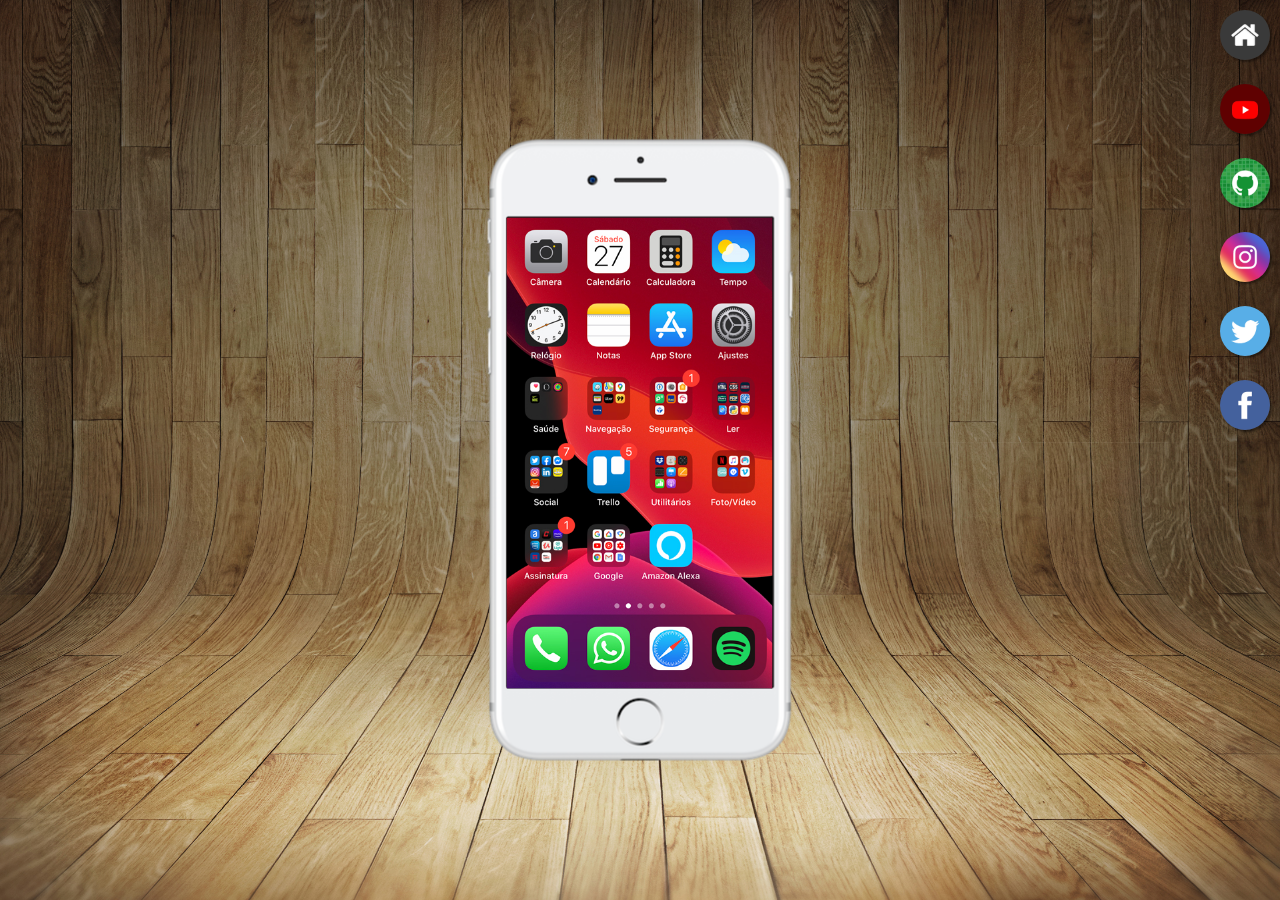
<file: index.html>
<!DOCTYPE html>
<html lang="pt-br">
<head>
    <meta charset="UTF-8">
    <meta name="viewport" content="width=device-width, initial-scale=1.0">
    <link rel="shortcut icon" href="favicon.ico" type="image/x-icon">
    <title>Projeto Redes Sociais</title>
    <link rel="stylesheet" href="estilos/style.css">
</head>
<body>
    <main> 
        <section id="telefone">
            <iframe src="home.html" name="tela" id="tela" frameborder="0"> Seu navegador não é compatível com isso.</iframe>
        </section>
        <section id="redes-sociais">
            <a href="home.html" target="tela"><img src="/imagens/logo-home.jpg" alt="Home"></a><br>
            <a href="youtube.html" target="tela"><img src="imagens/logo-youtube.jpg" alt="Youtube"></a><br>
            <a href="github.html" target="tela"><img src="imagens/logo-github.jpg" alt="GitHub"></a><br>
            <a href="instagram.html" target="tela"><img src="/imagens/logo-instagram.jpg" alt="Instagram"></a><br>
            <a href="twitter.html" target="tela"><img src="/imagens/logo-twitter.jpg" alt="Twitter"></a><br>
            <a href="facebook.html" target="tela"><img src="/imagens/logo-facebook.jpg" alt="Facebook"></a>
        </section>
    </main>
</body>
</html>
</file>
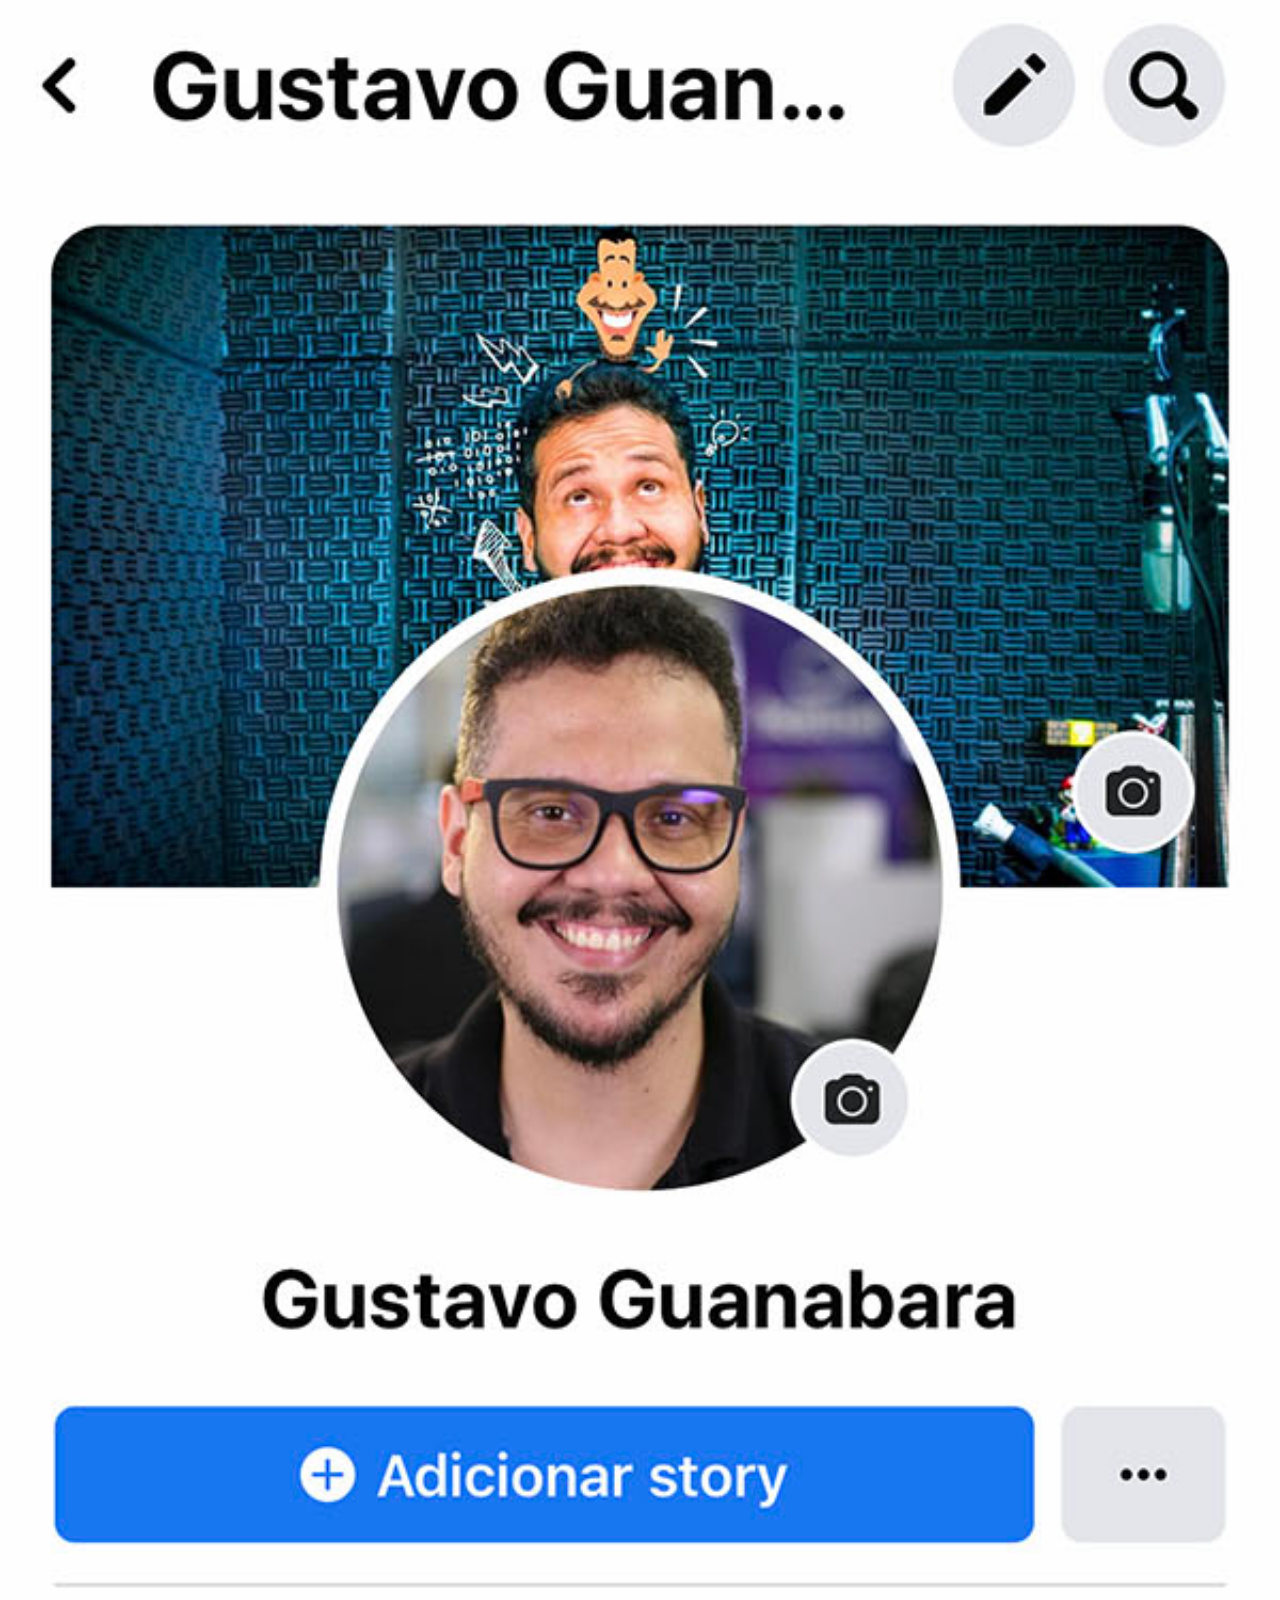
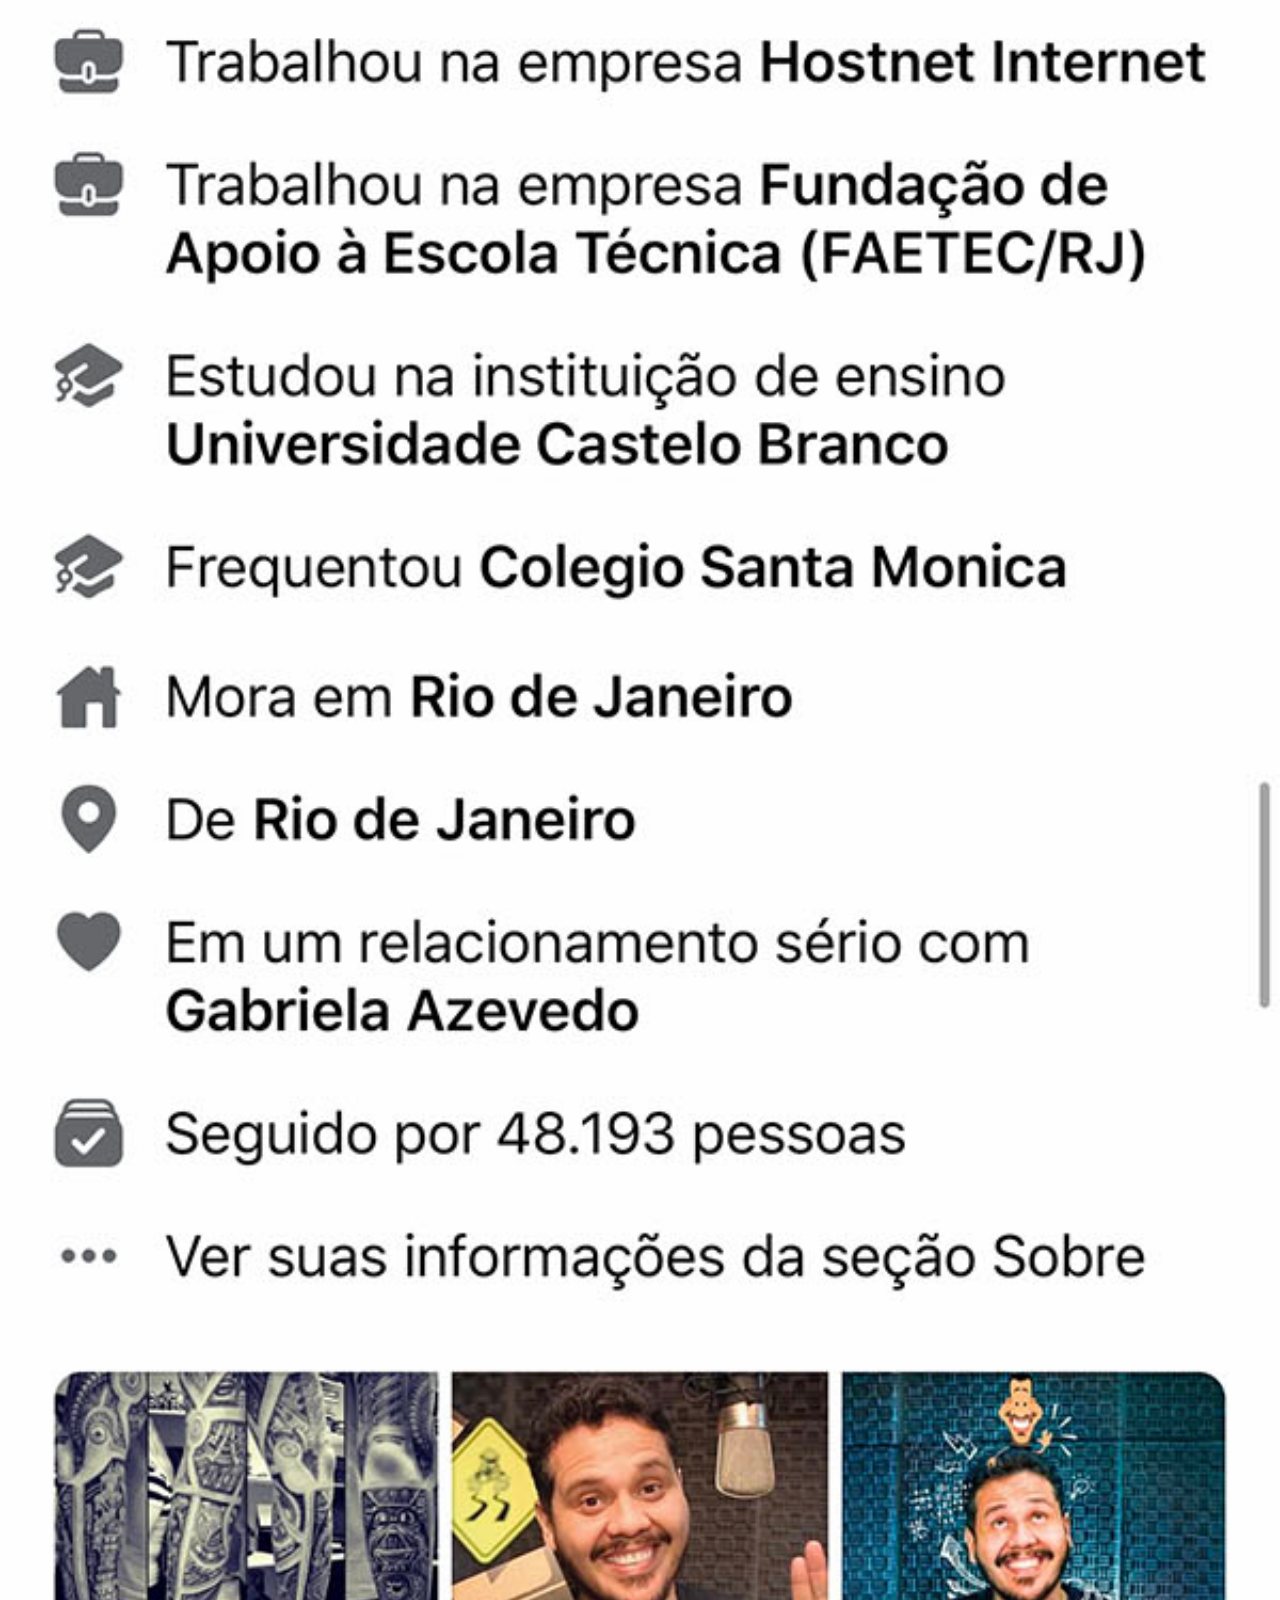
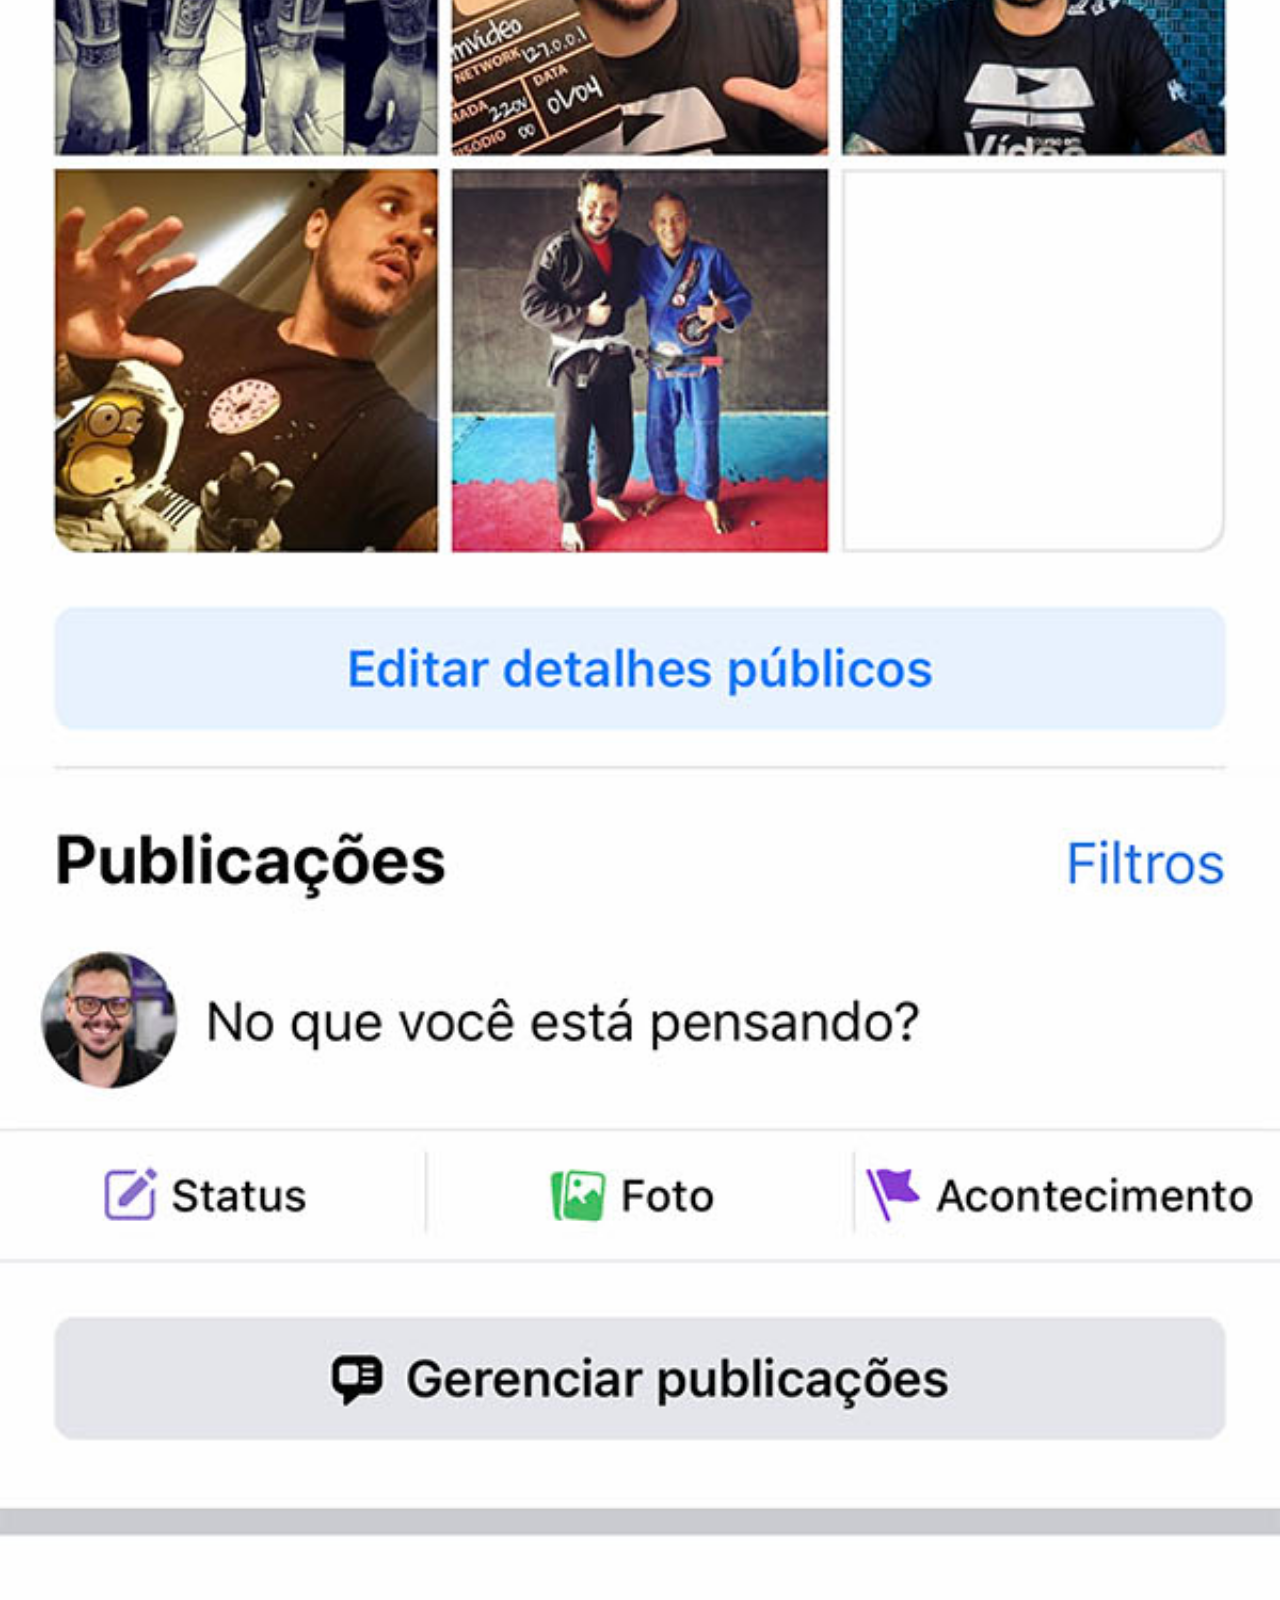
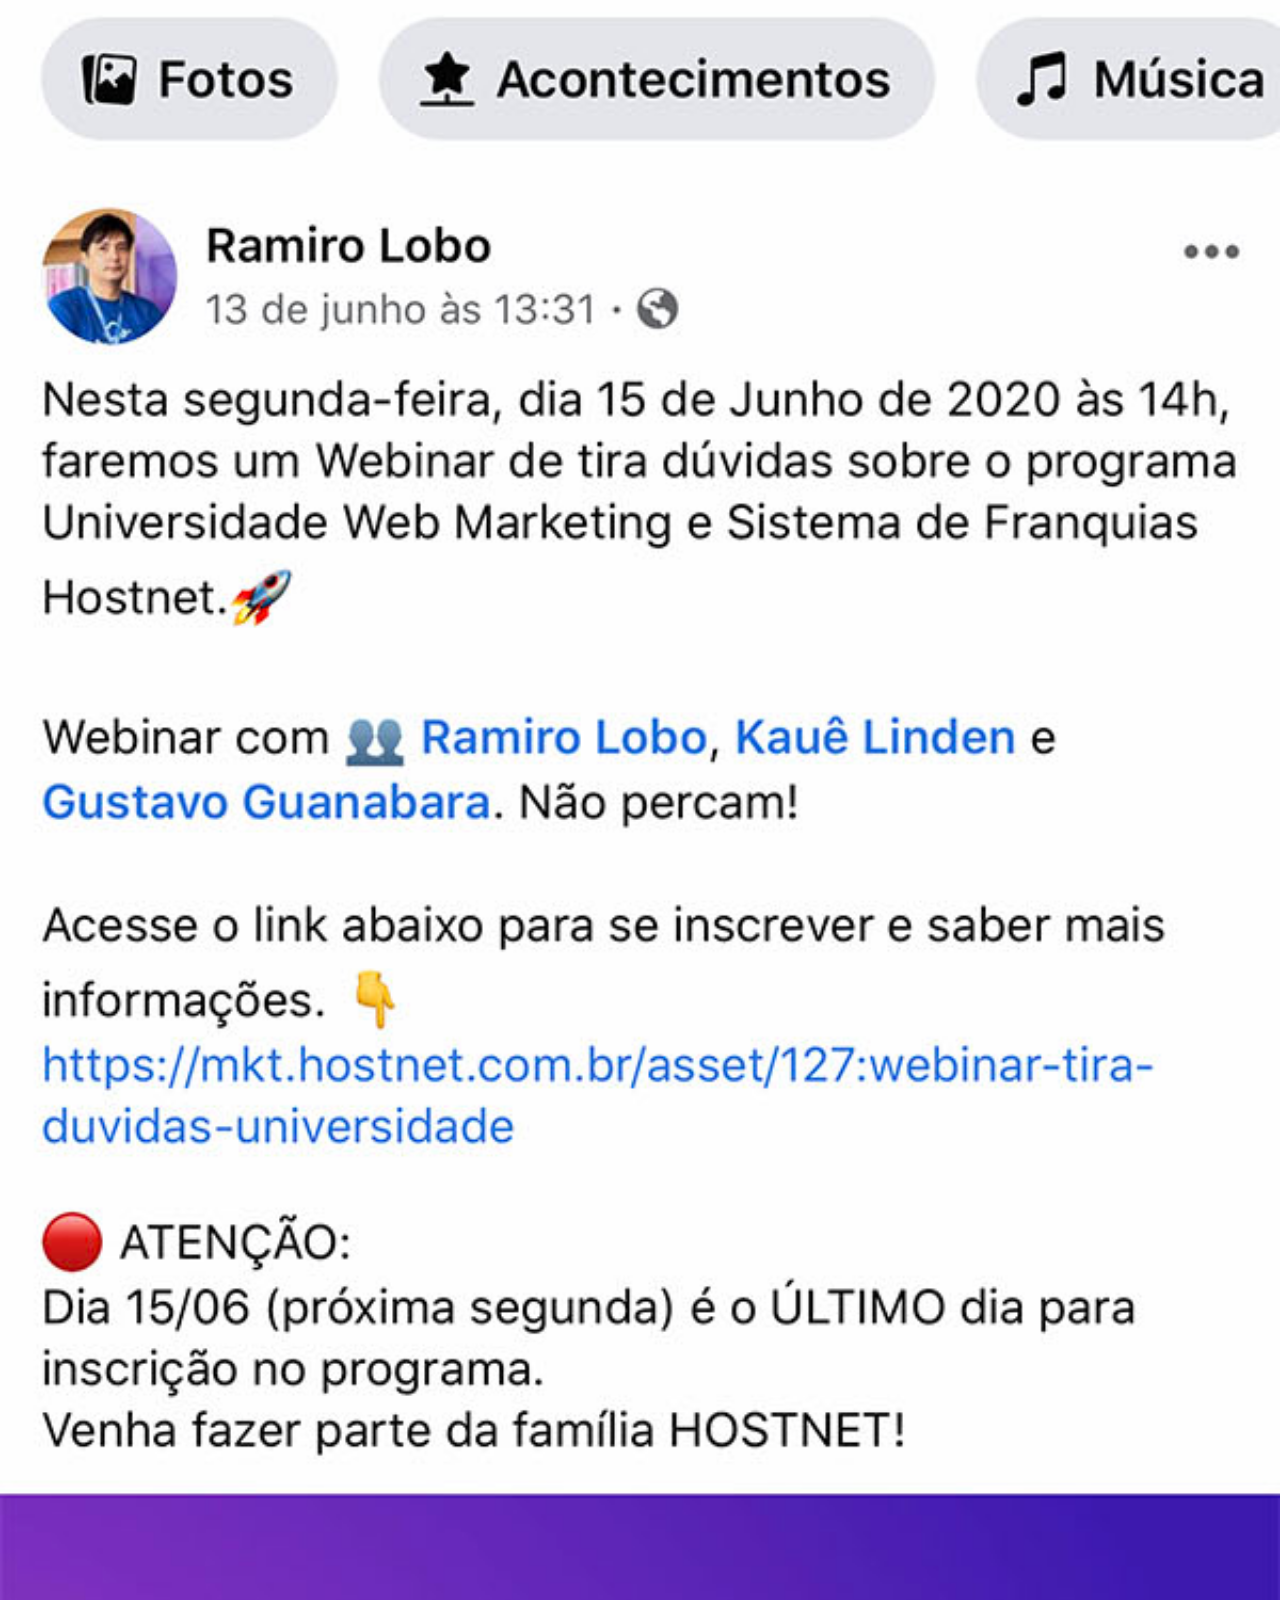
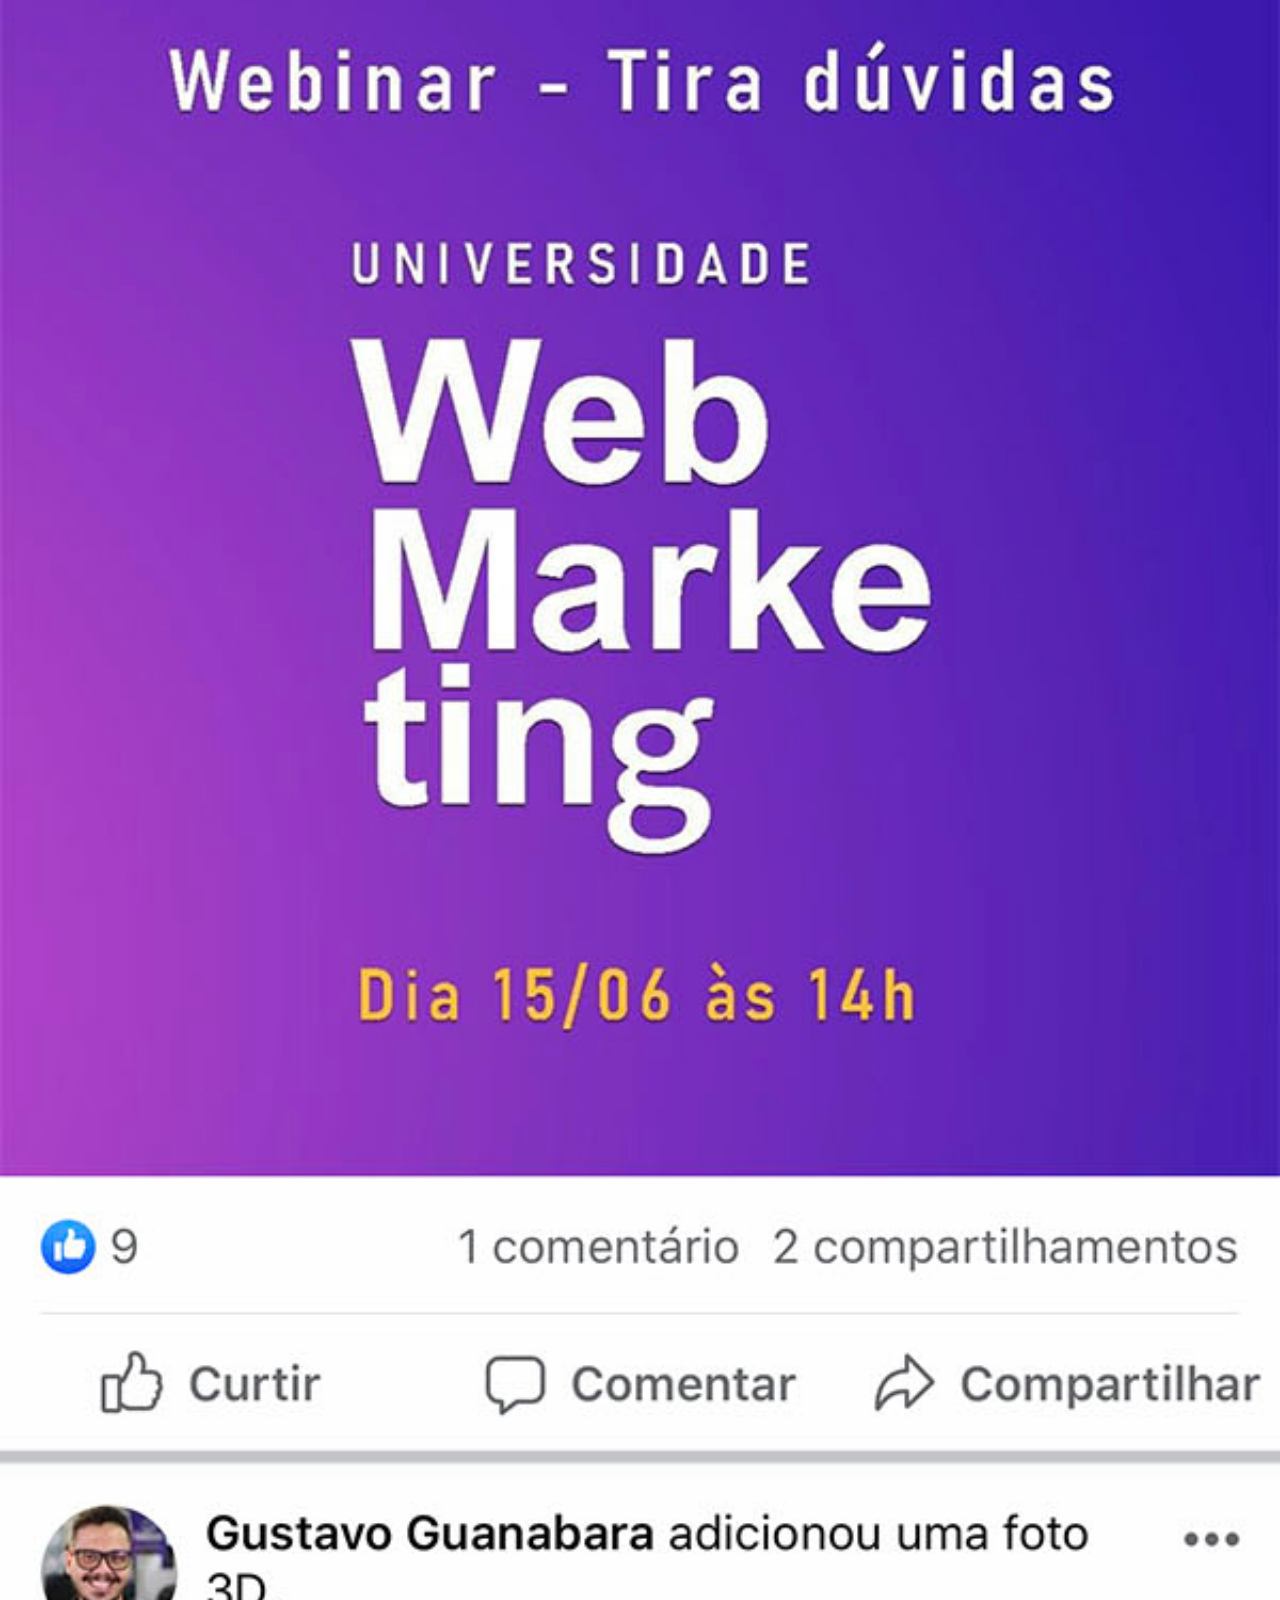
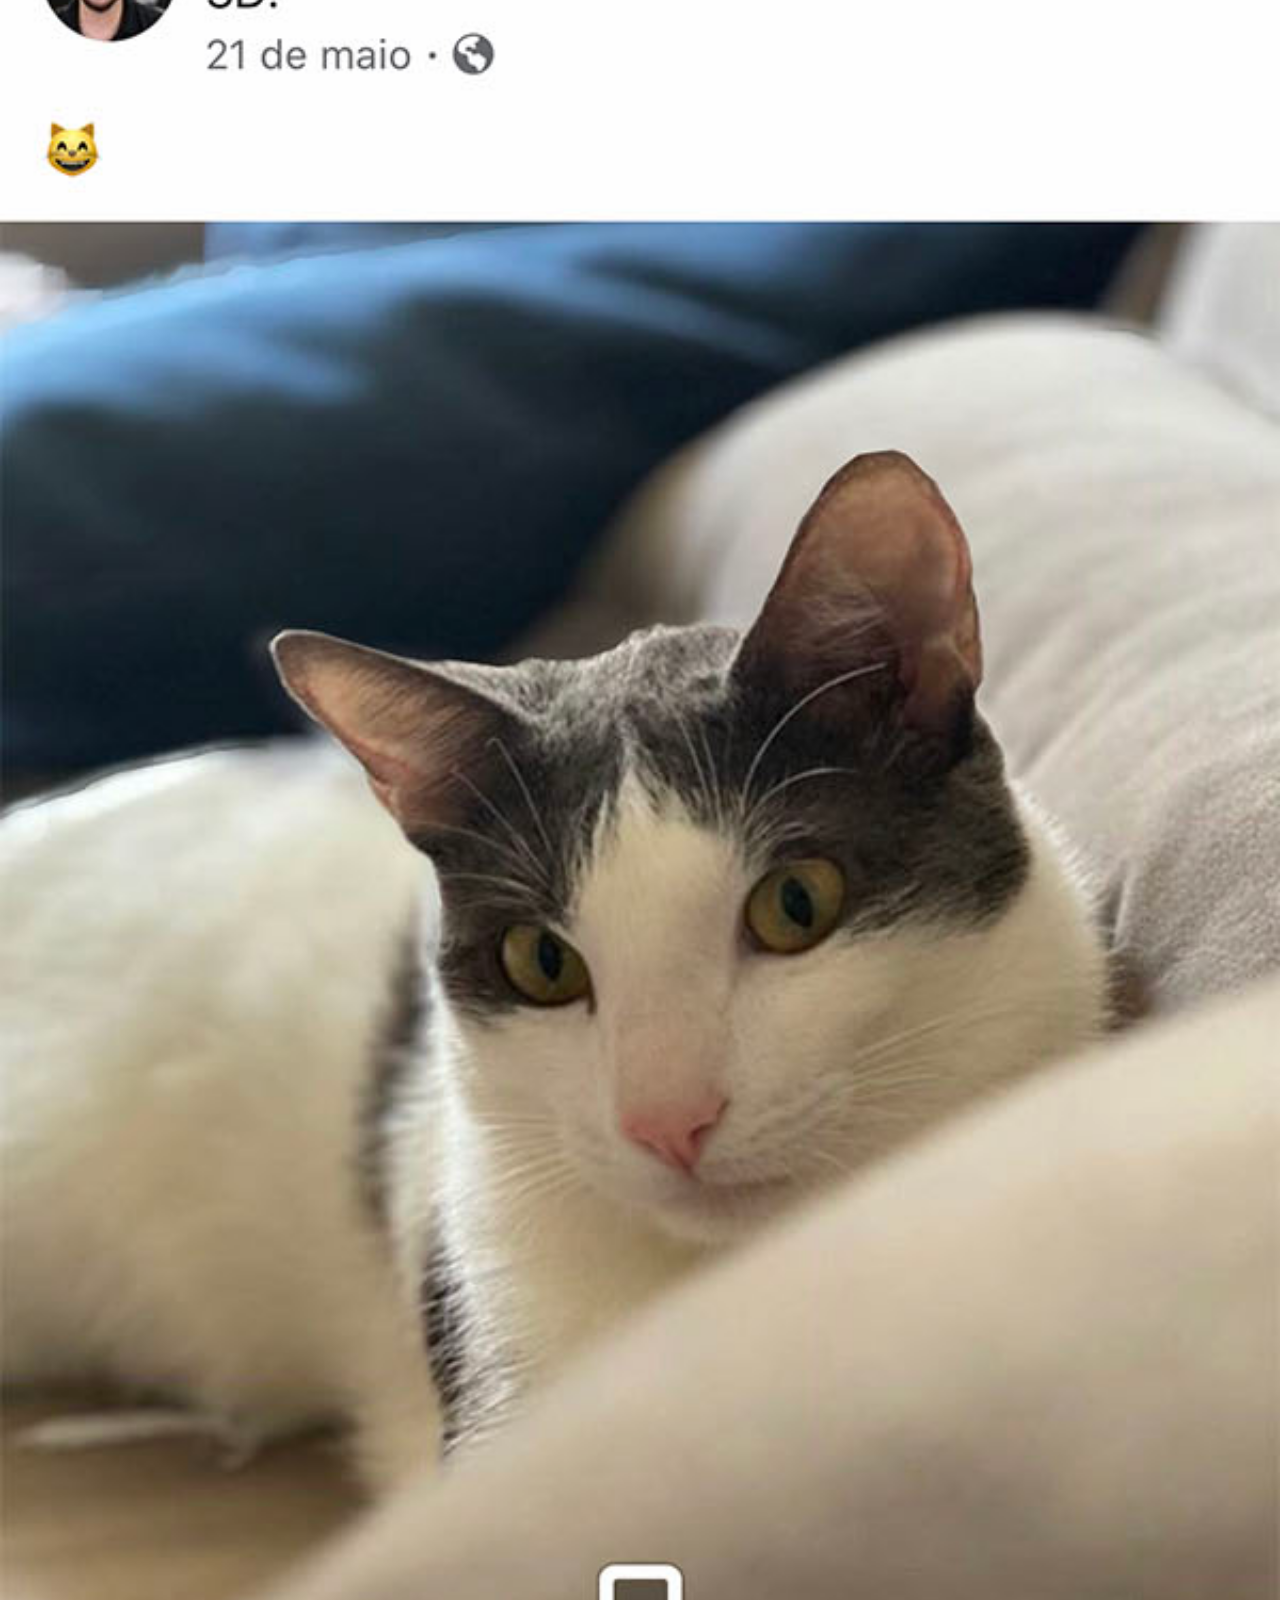
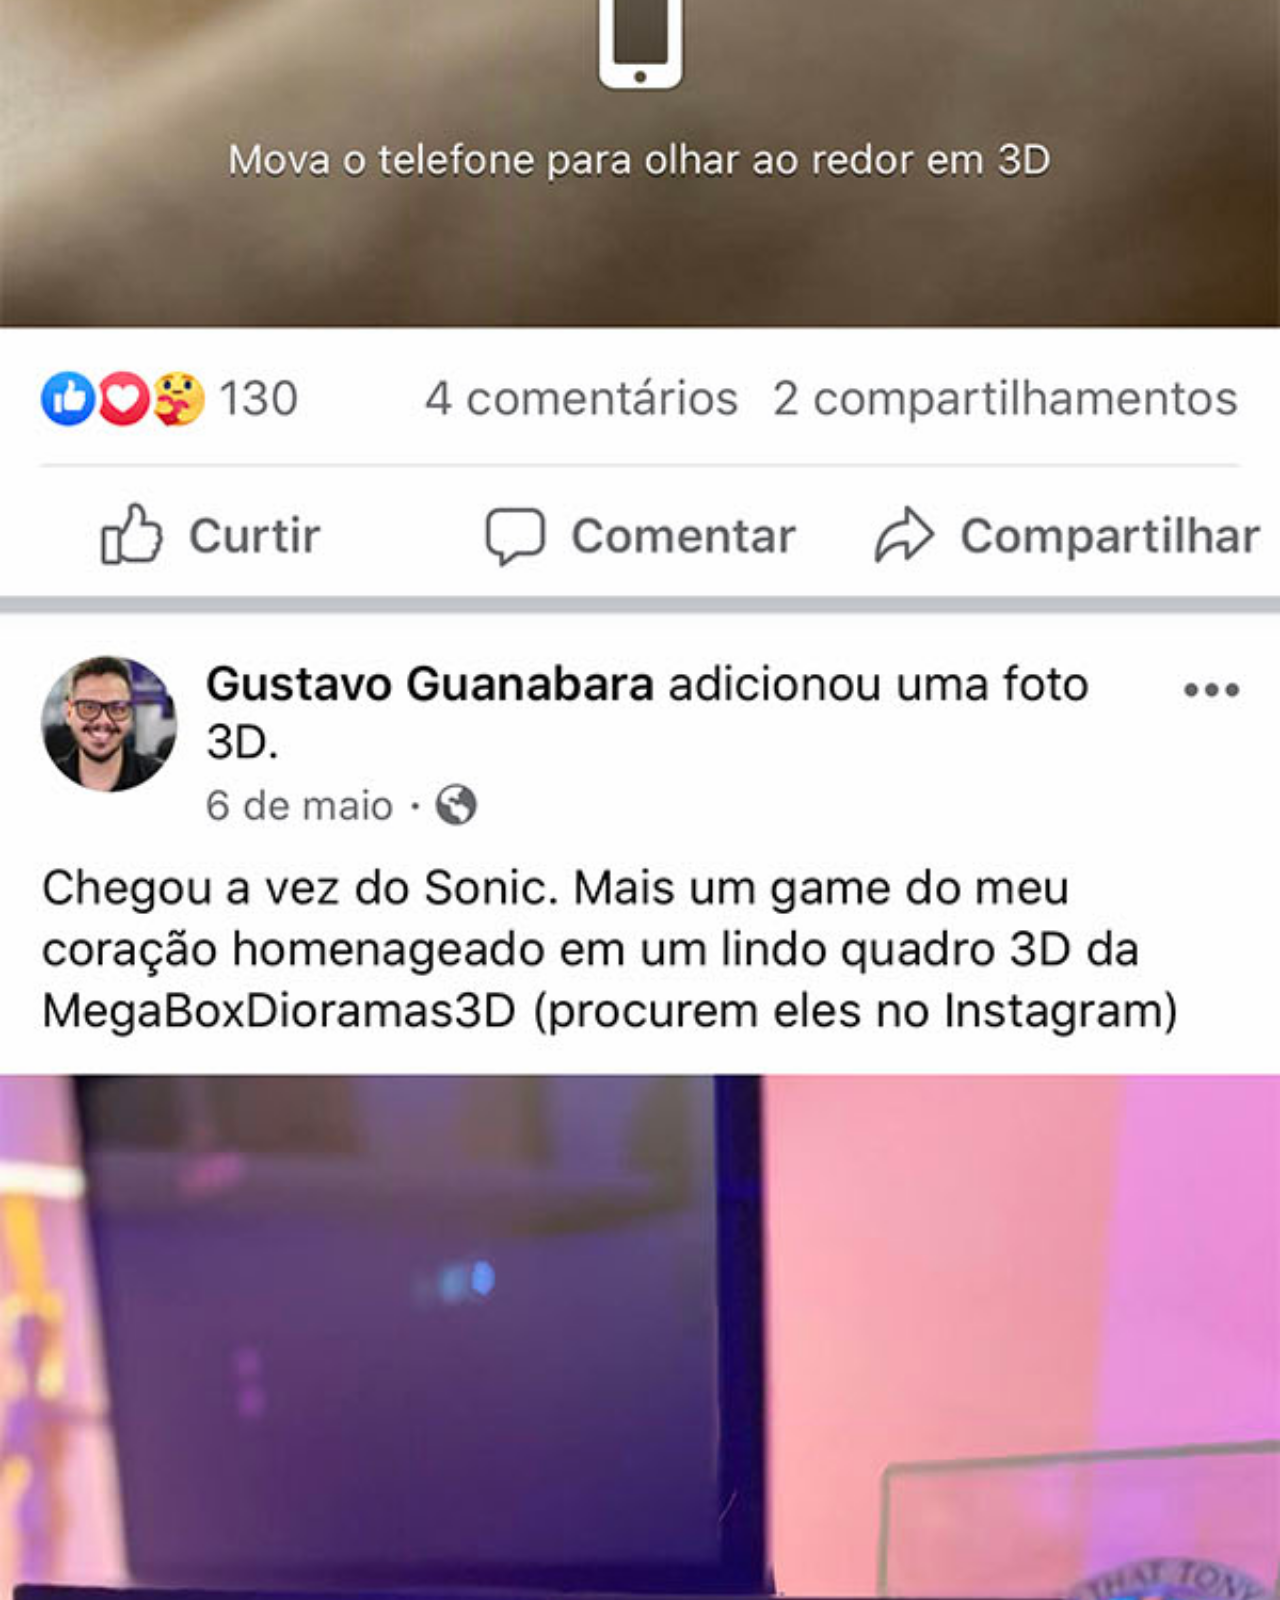
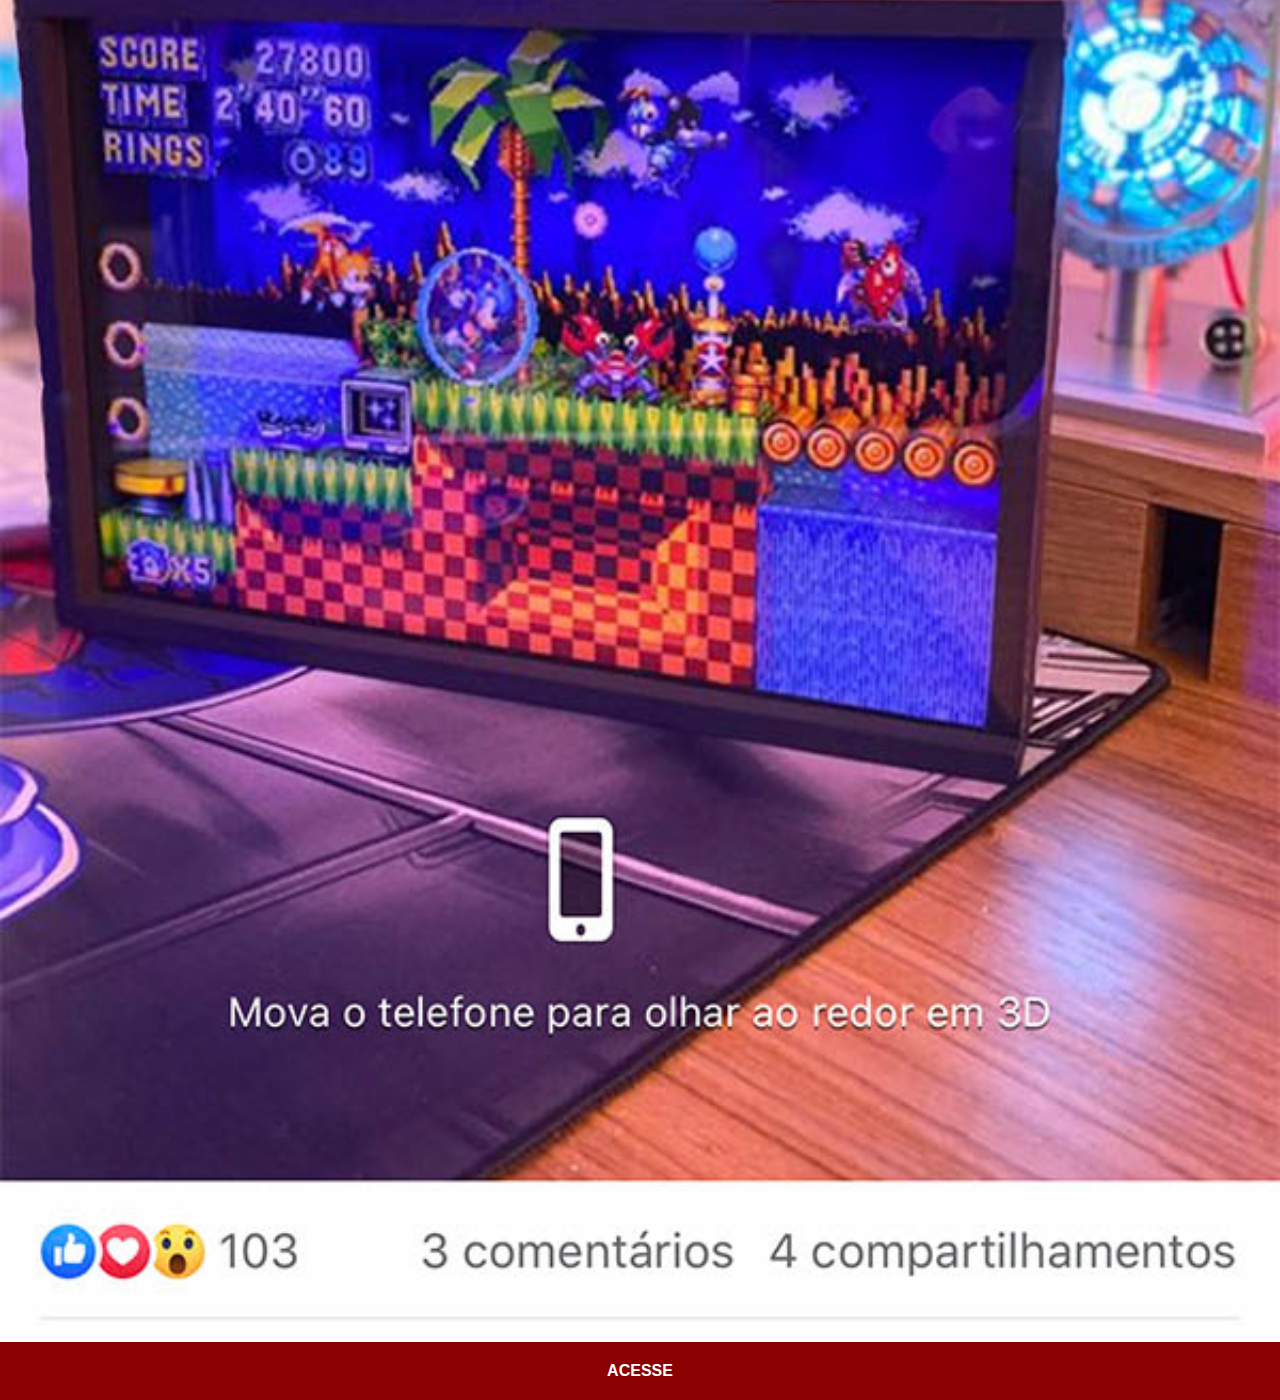
<file: facebook.html>
<!DOCTYPE html>
<html lang="pt-br">
<head>
    <meta charset="UTF-8">
    <meta name="viewport" content="width=device-width, initial-scale=1.0">
    <title>Facebook</title>
    <link rel="stylesheet" href="estilos/social.css">
</head>
<body>
    <img src="imagens/tela-facebook.jpg" alt="Facebook">
    <a href="www.facebook.com">ACESSE</a>
</body>
</html>
</file>
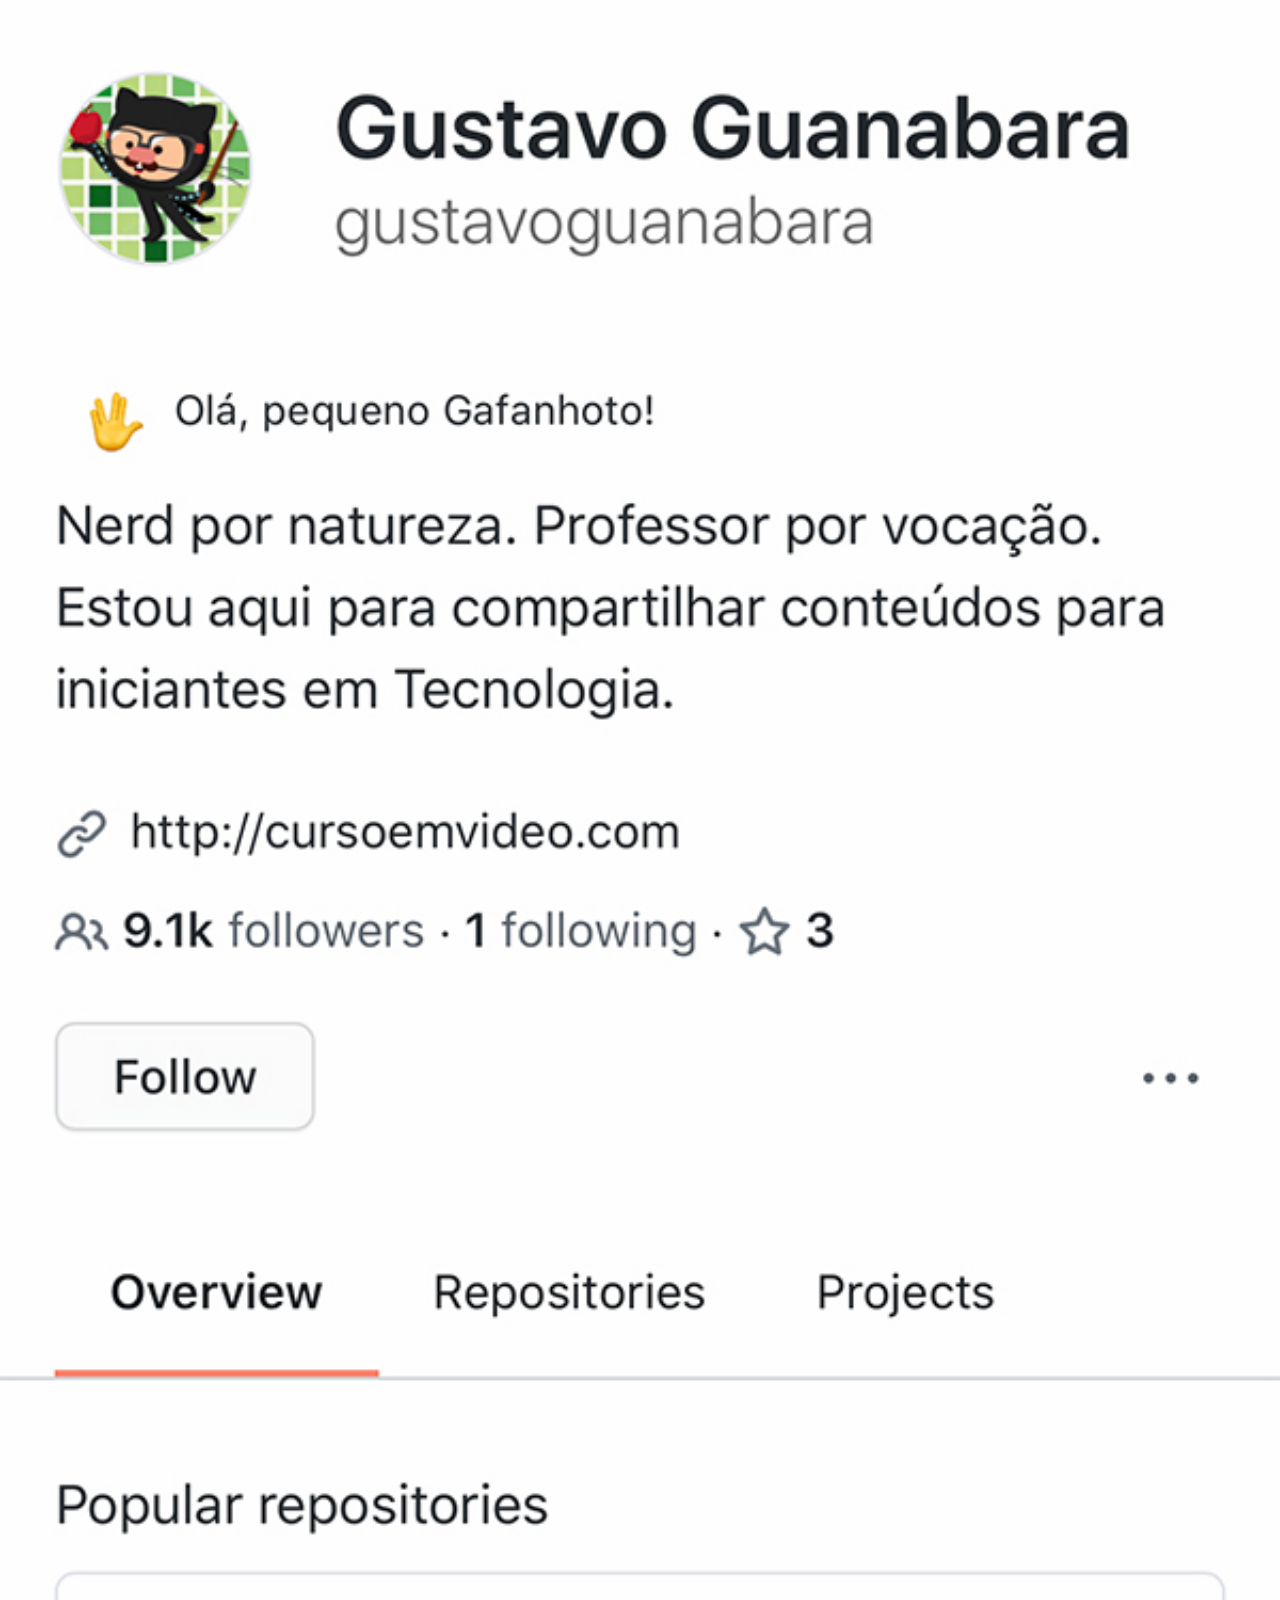
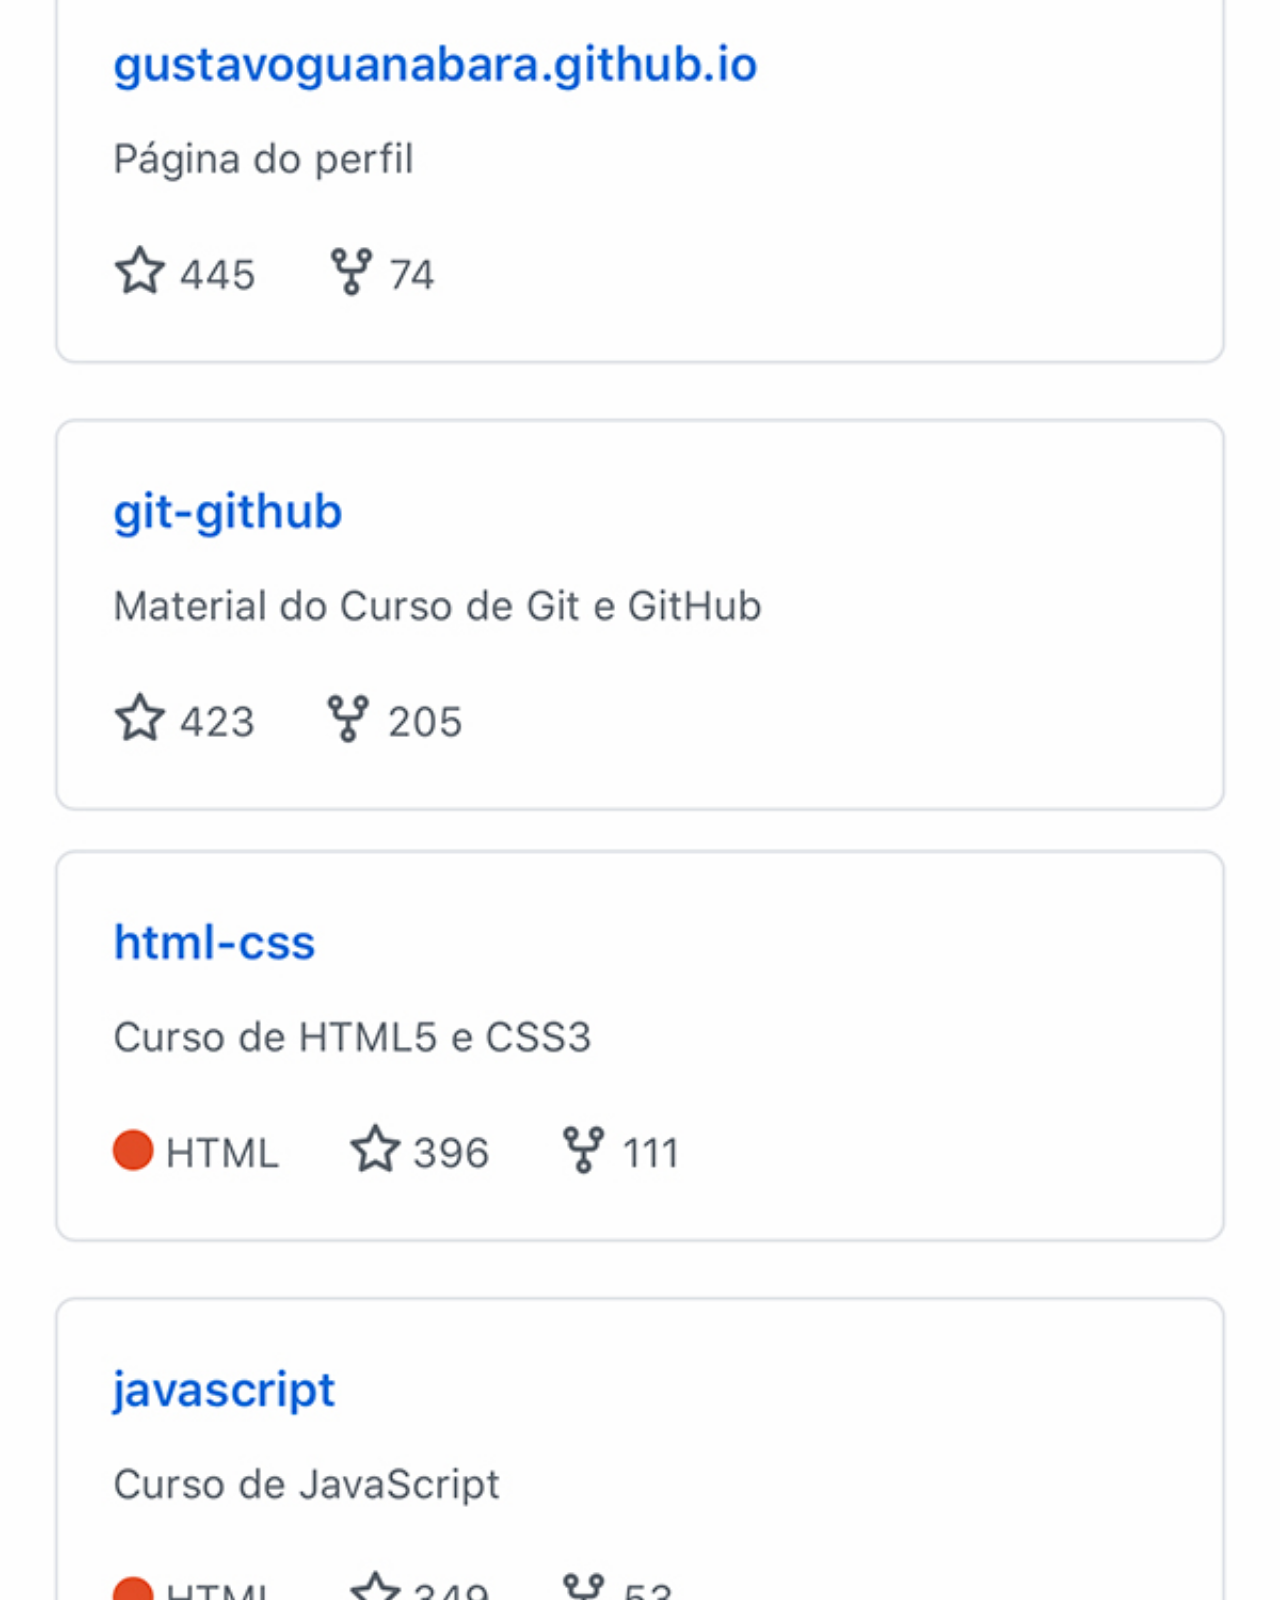
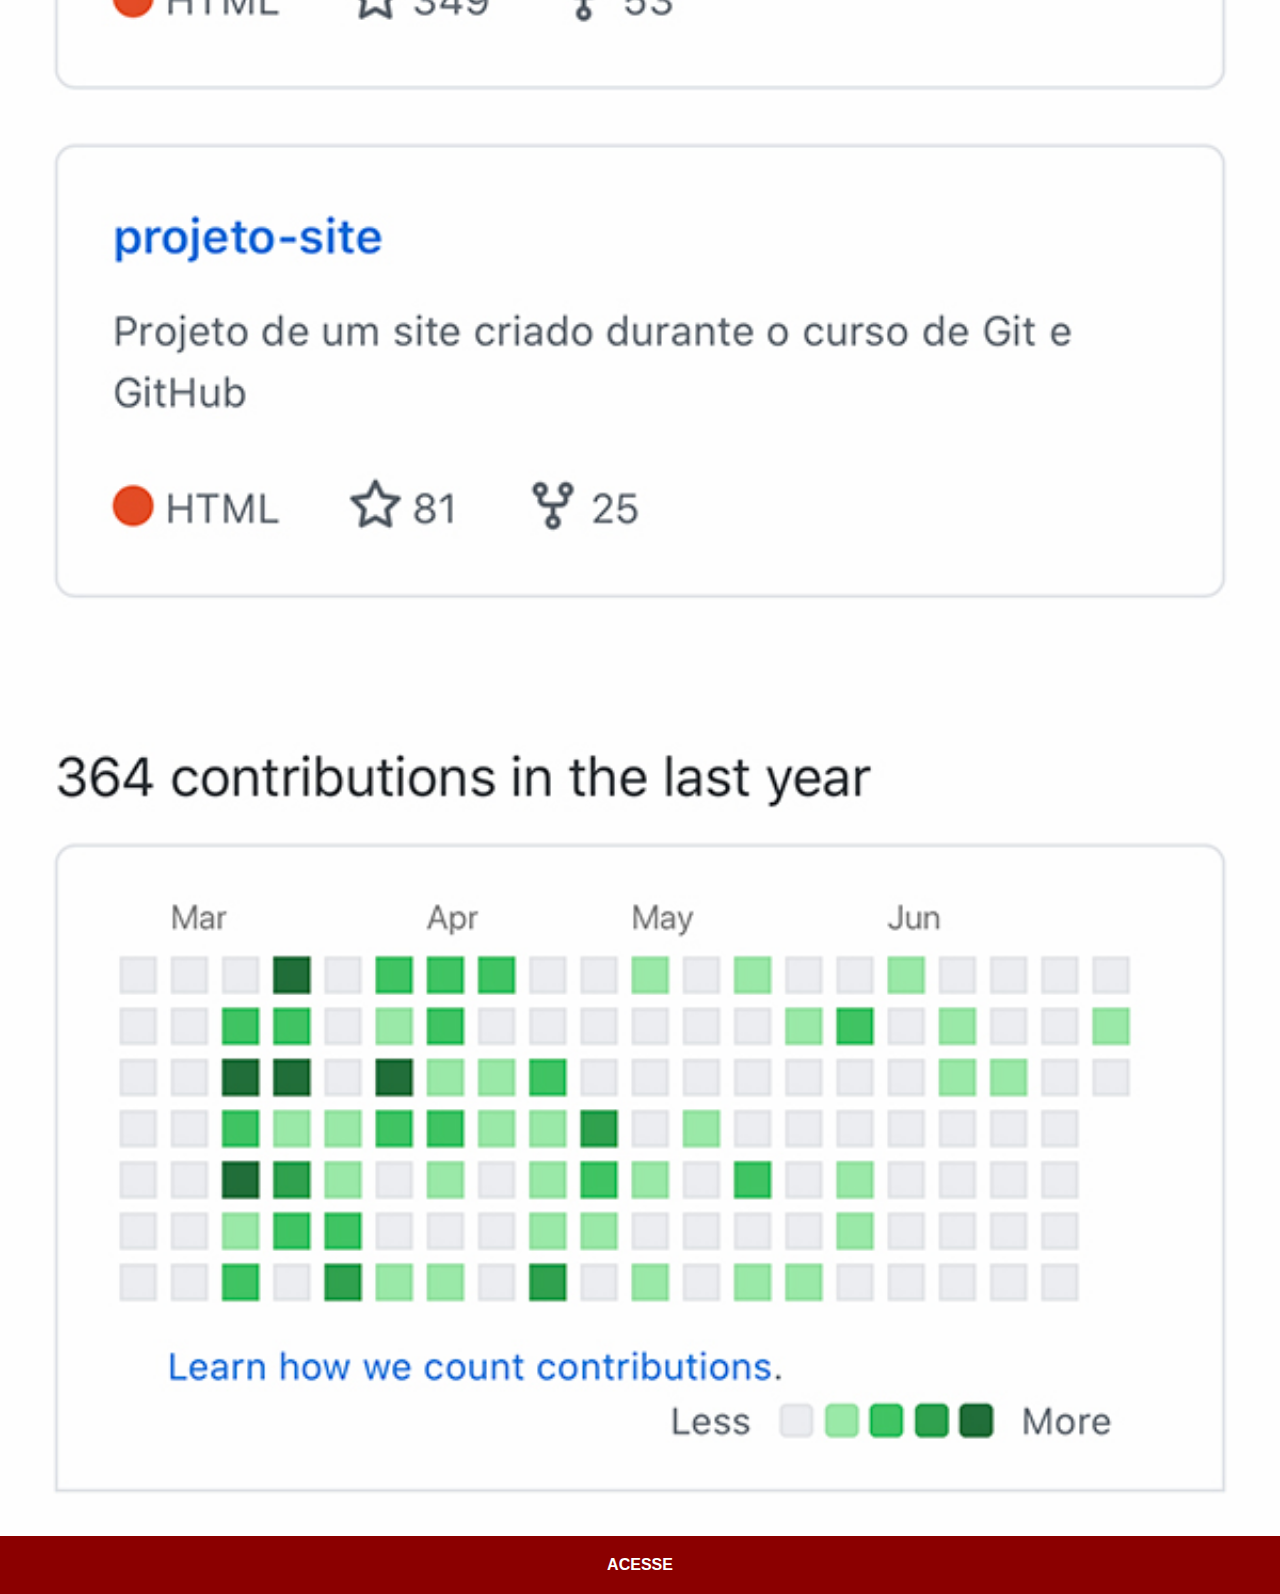
<file: github.html>
<!DOCTYPE html>
<html lang="pt-br">
<head>
    <meta charset="UTF-8">
    <meta name="viewport" content="width=device-width, initial-scale=1.0">
    <title>GitHub</title>
    <link rel="stylesheet" href="estilos/social.css">
</head>
<body>
    <img src="./imagens/tela-github.jpg" alt="GitHub">
    <a href="https://github.com/ThomasAlvarenga" target="_blank">ACESSE</a>
</body>
</html>
</file>
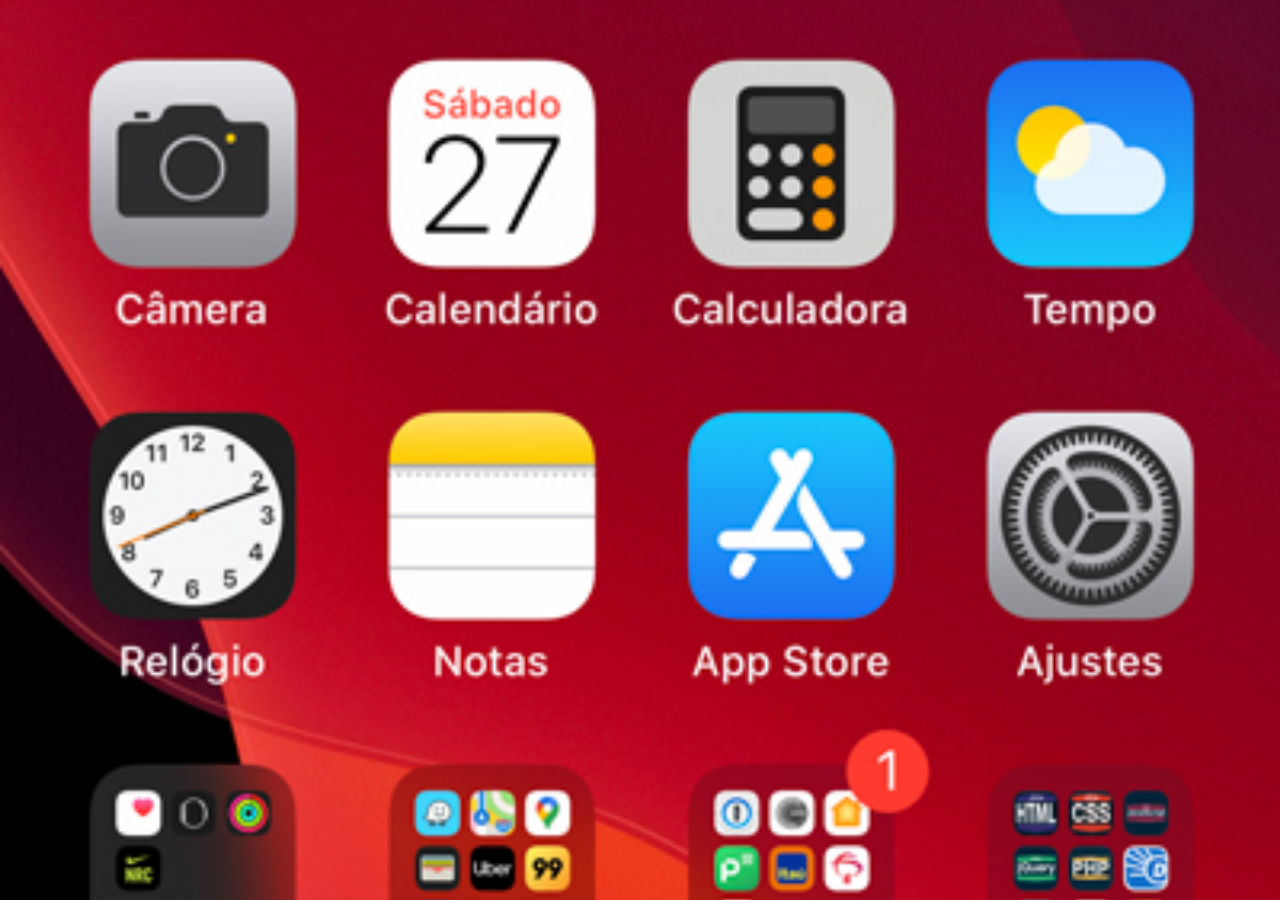
<file: home.html>
<!DOCTYPE html>
<html lang="en">
<head>
    <meta charset="UTF-8">
    <meta name="viewport" content="width=device-width, initial-scale=1.0">
    <title>Home</title>
    <style>
        * {
            margin: 0px;
            padding: 0px;
        }

        body {
            width: 100vw;
            height: 100vh;
            background: black url('./imagens/tela-home.jpg') no-repeat top center;
            background-size: cover;
        }
    </style>
</head>
<body>
    
</body>
</html>
</file>
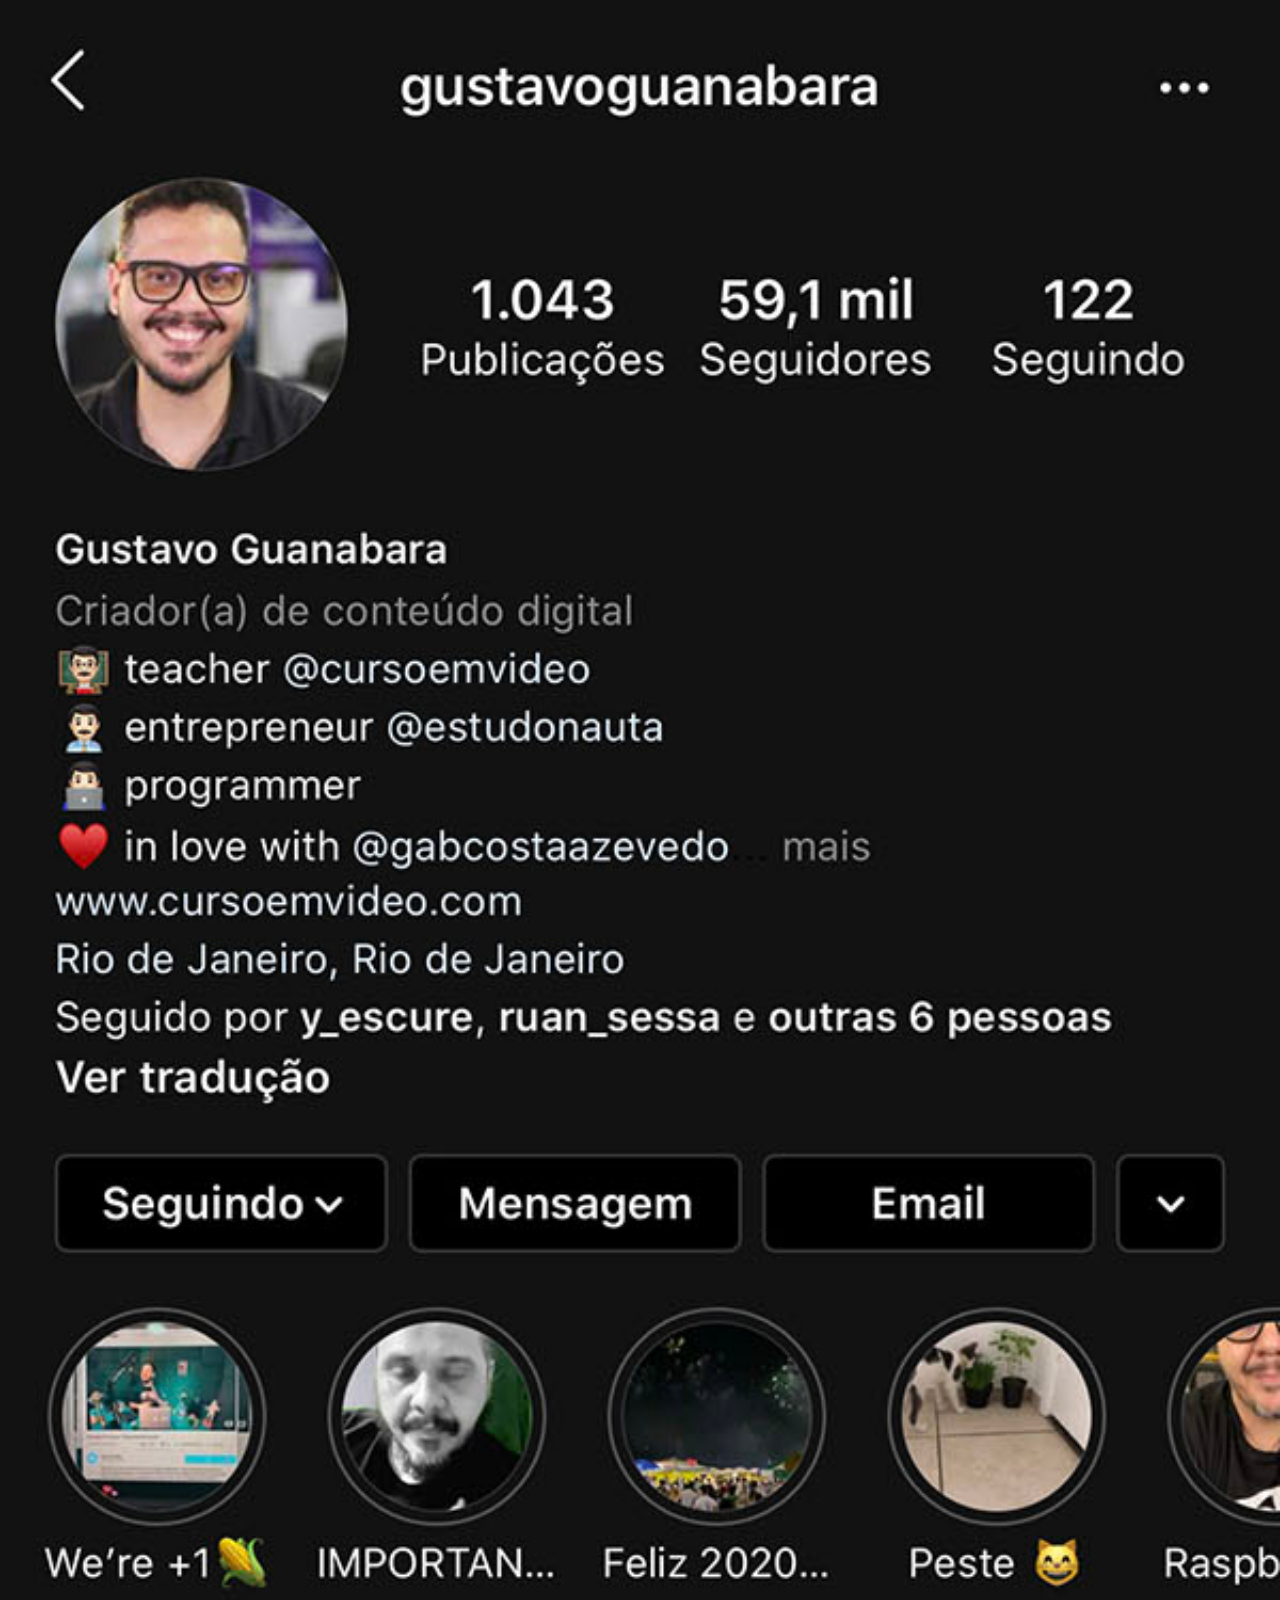
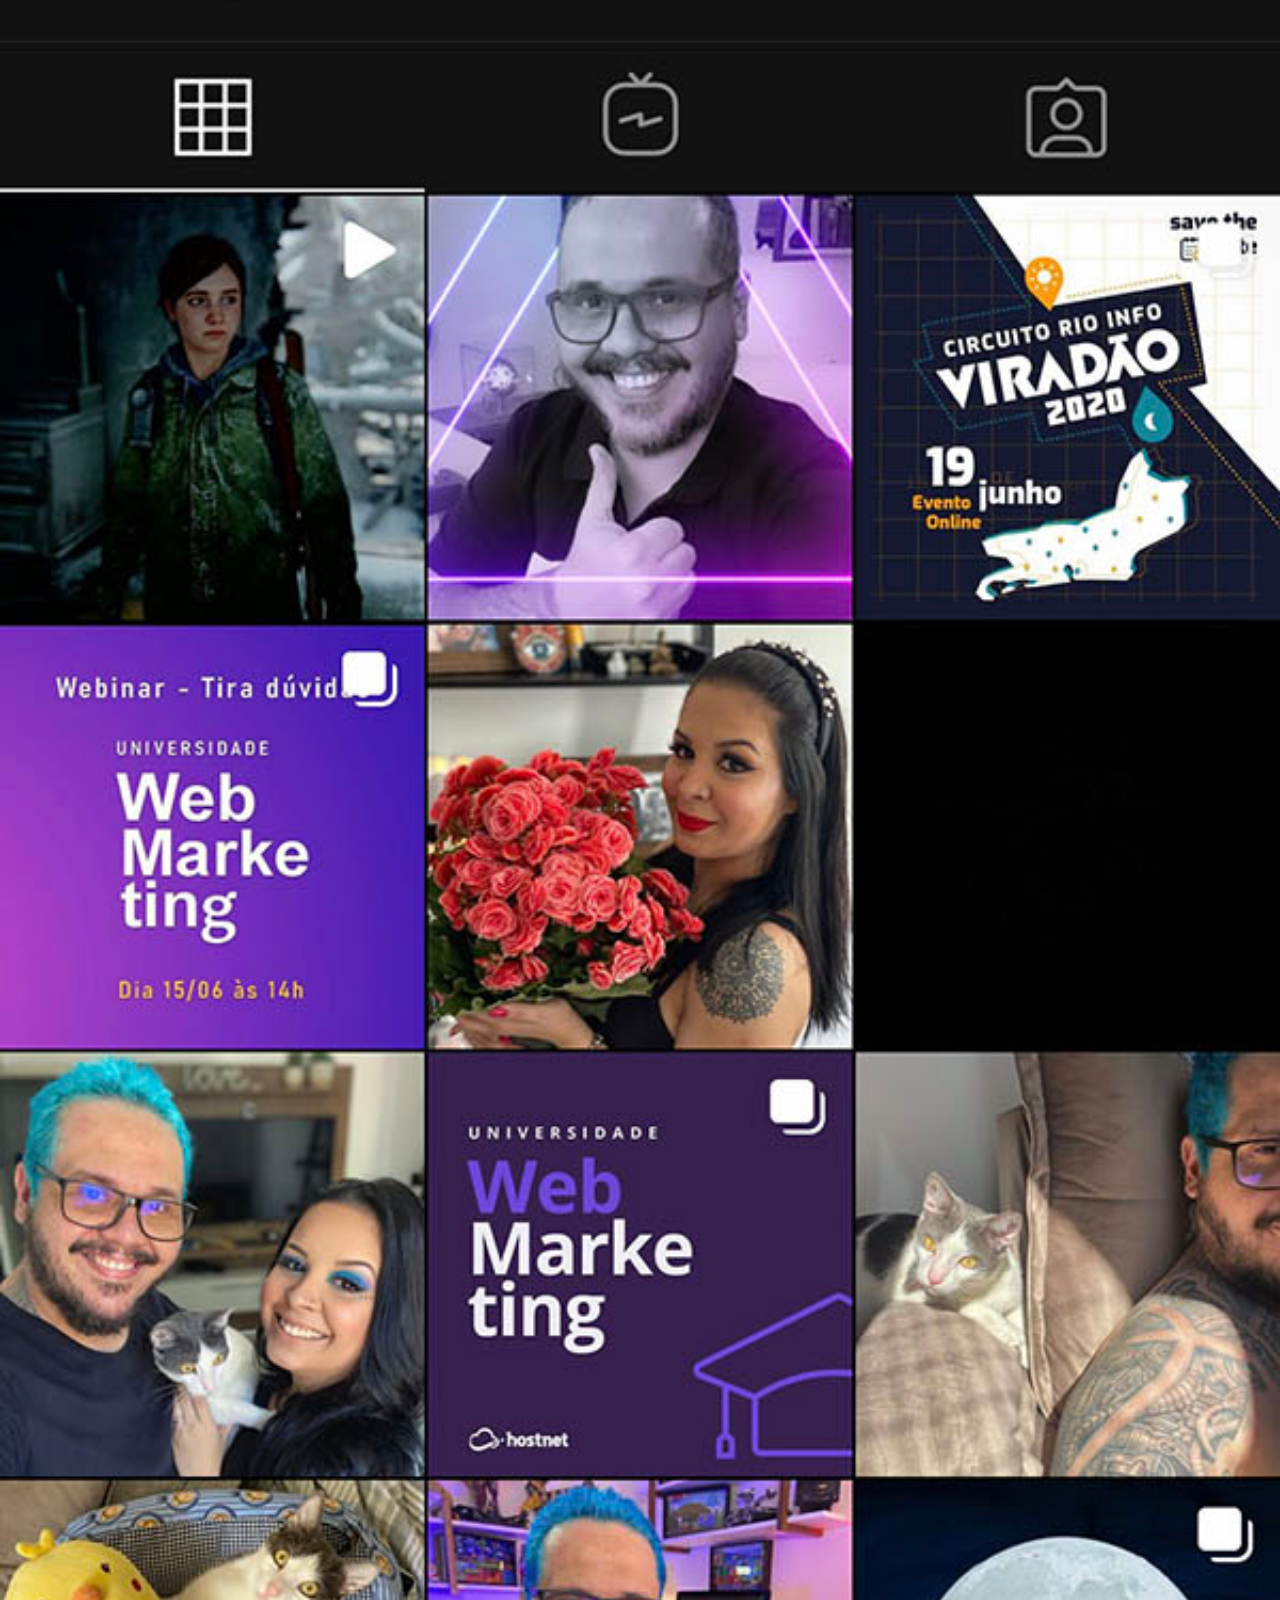
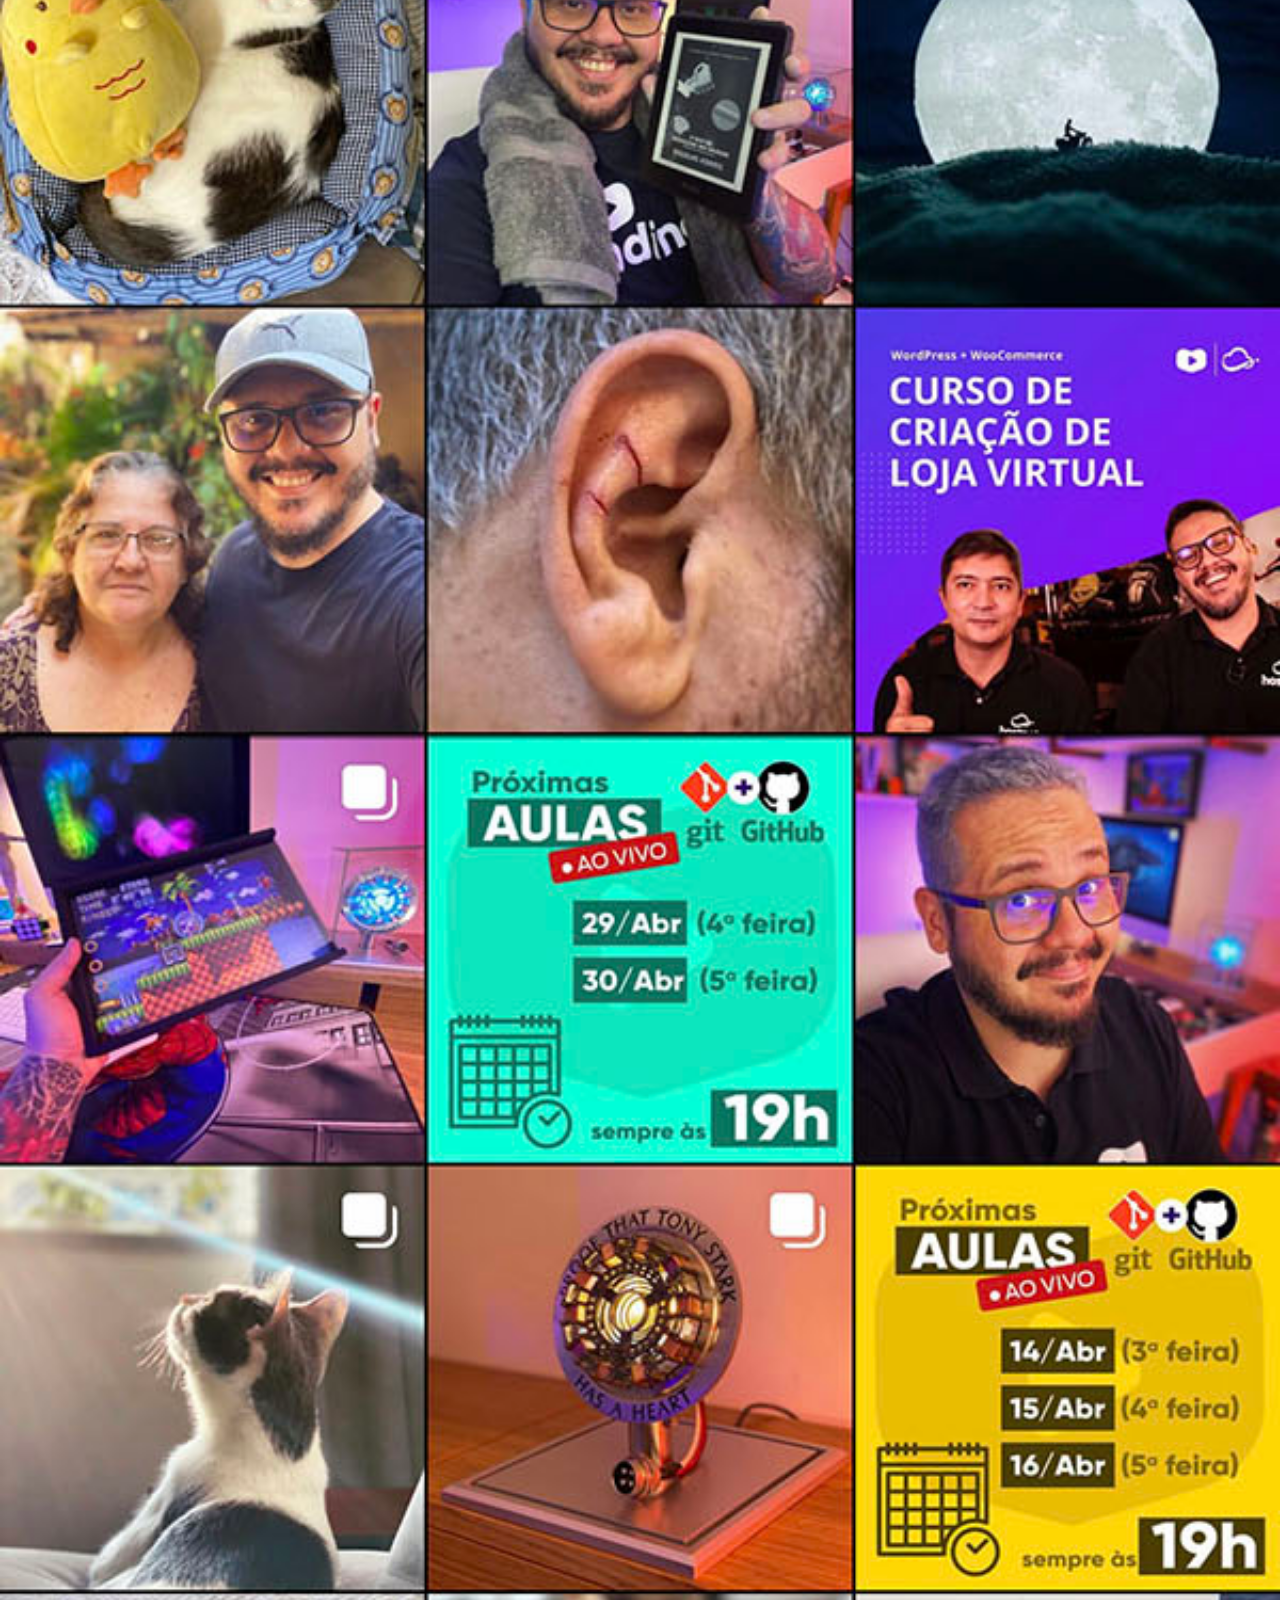
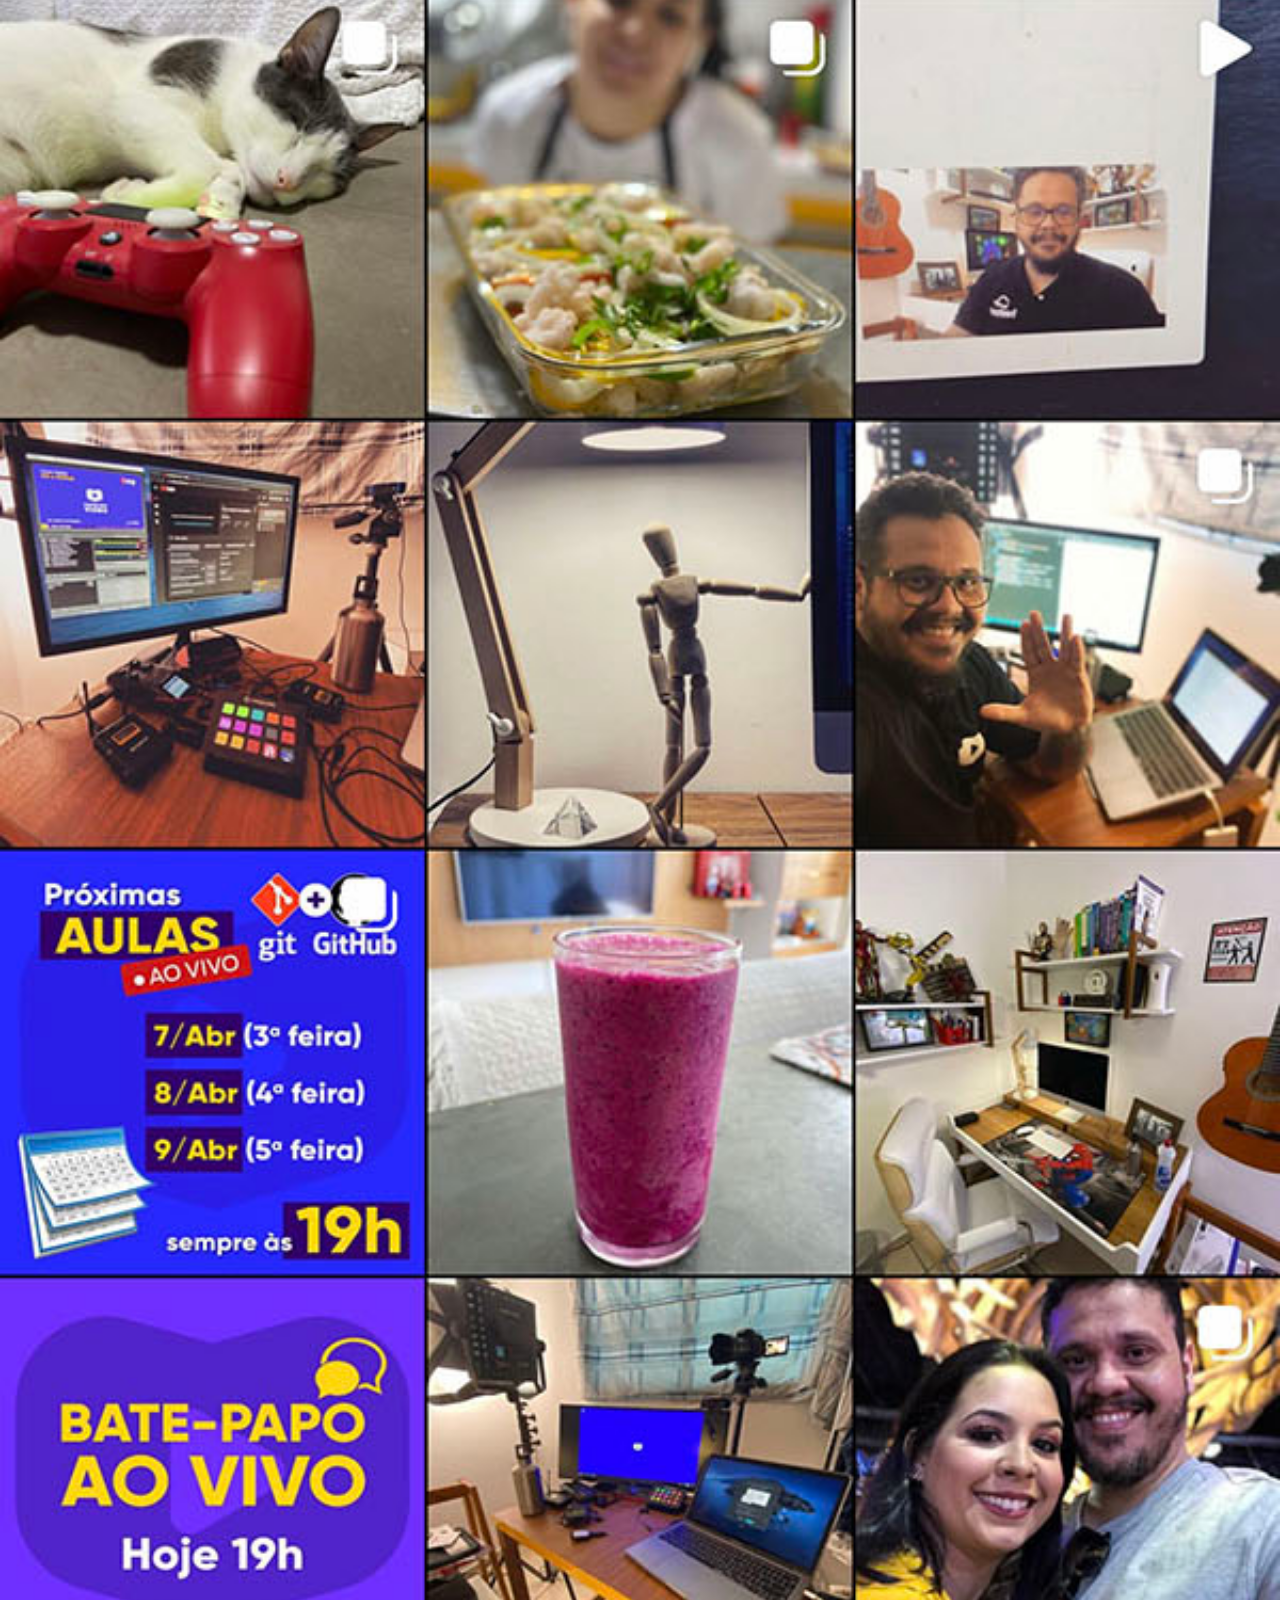
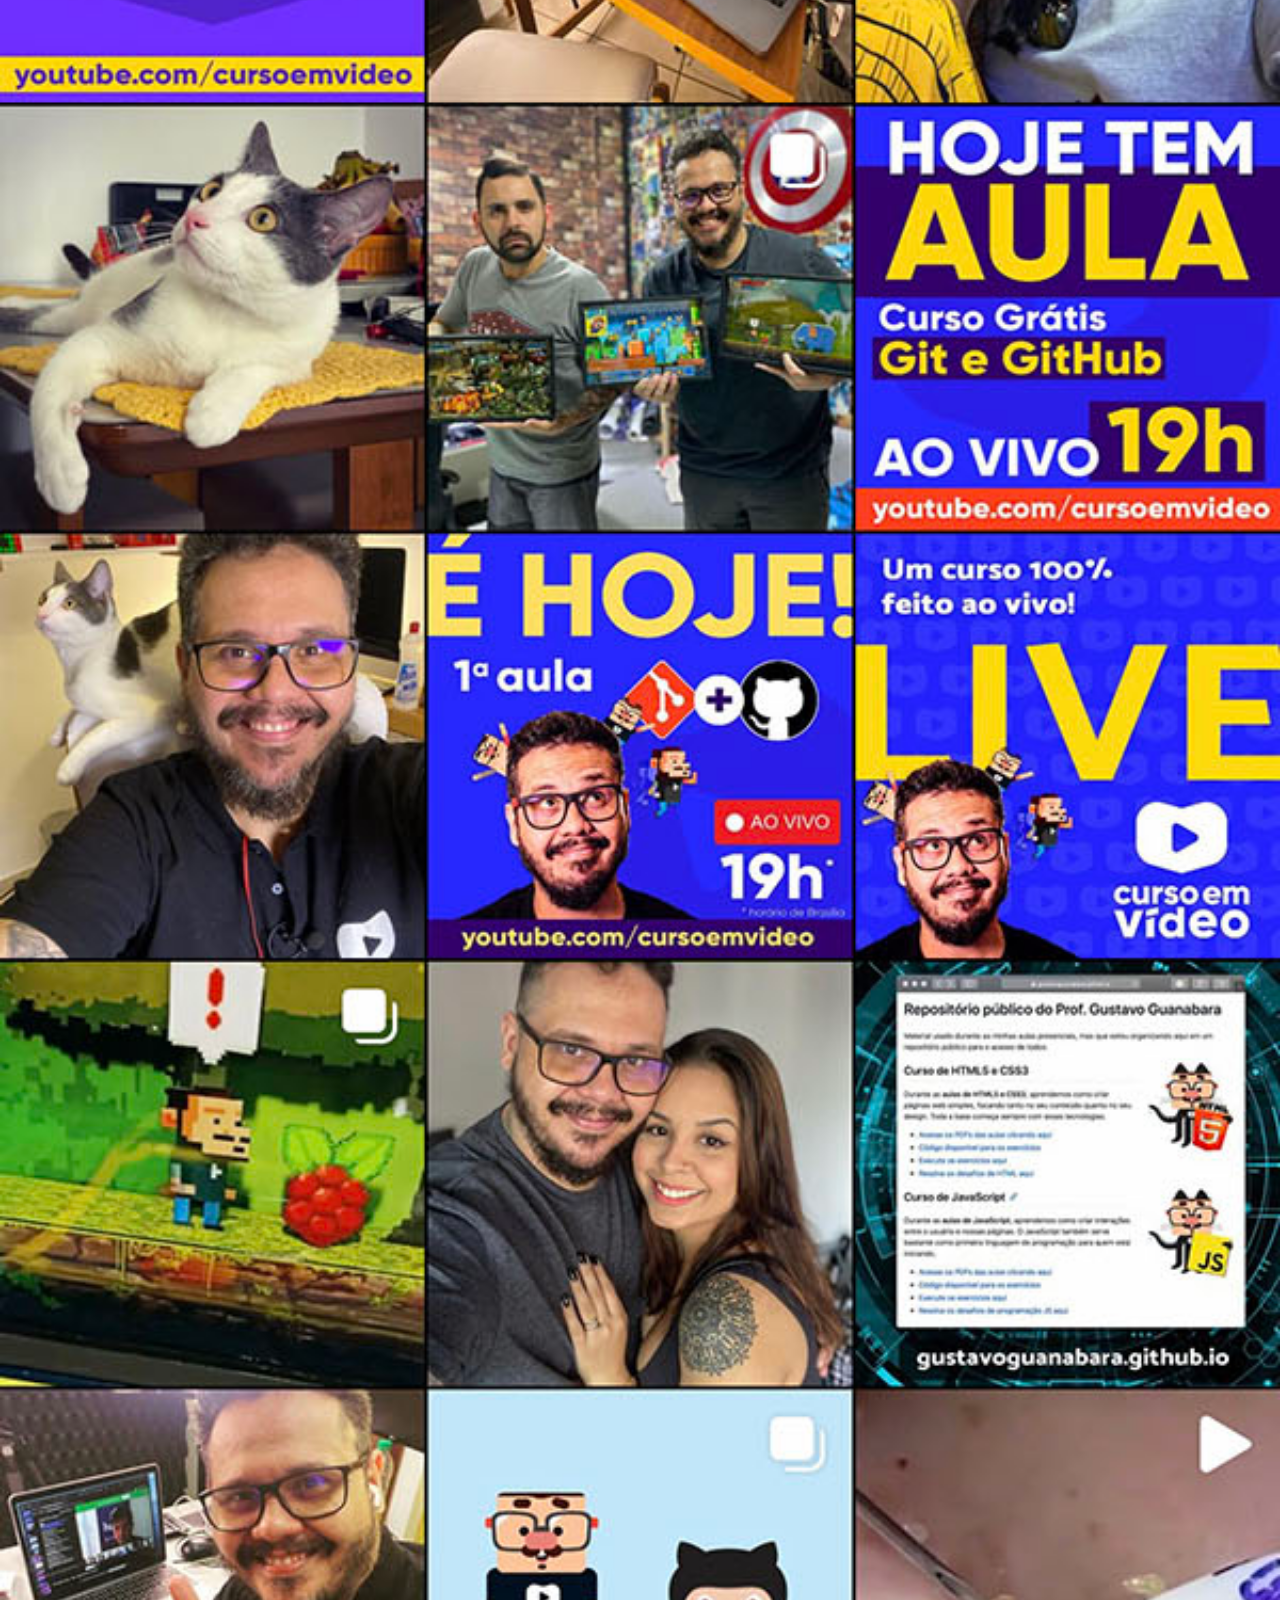
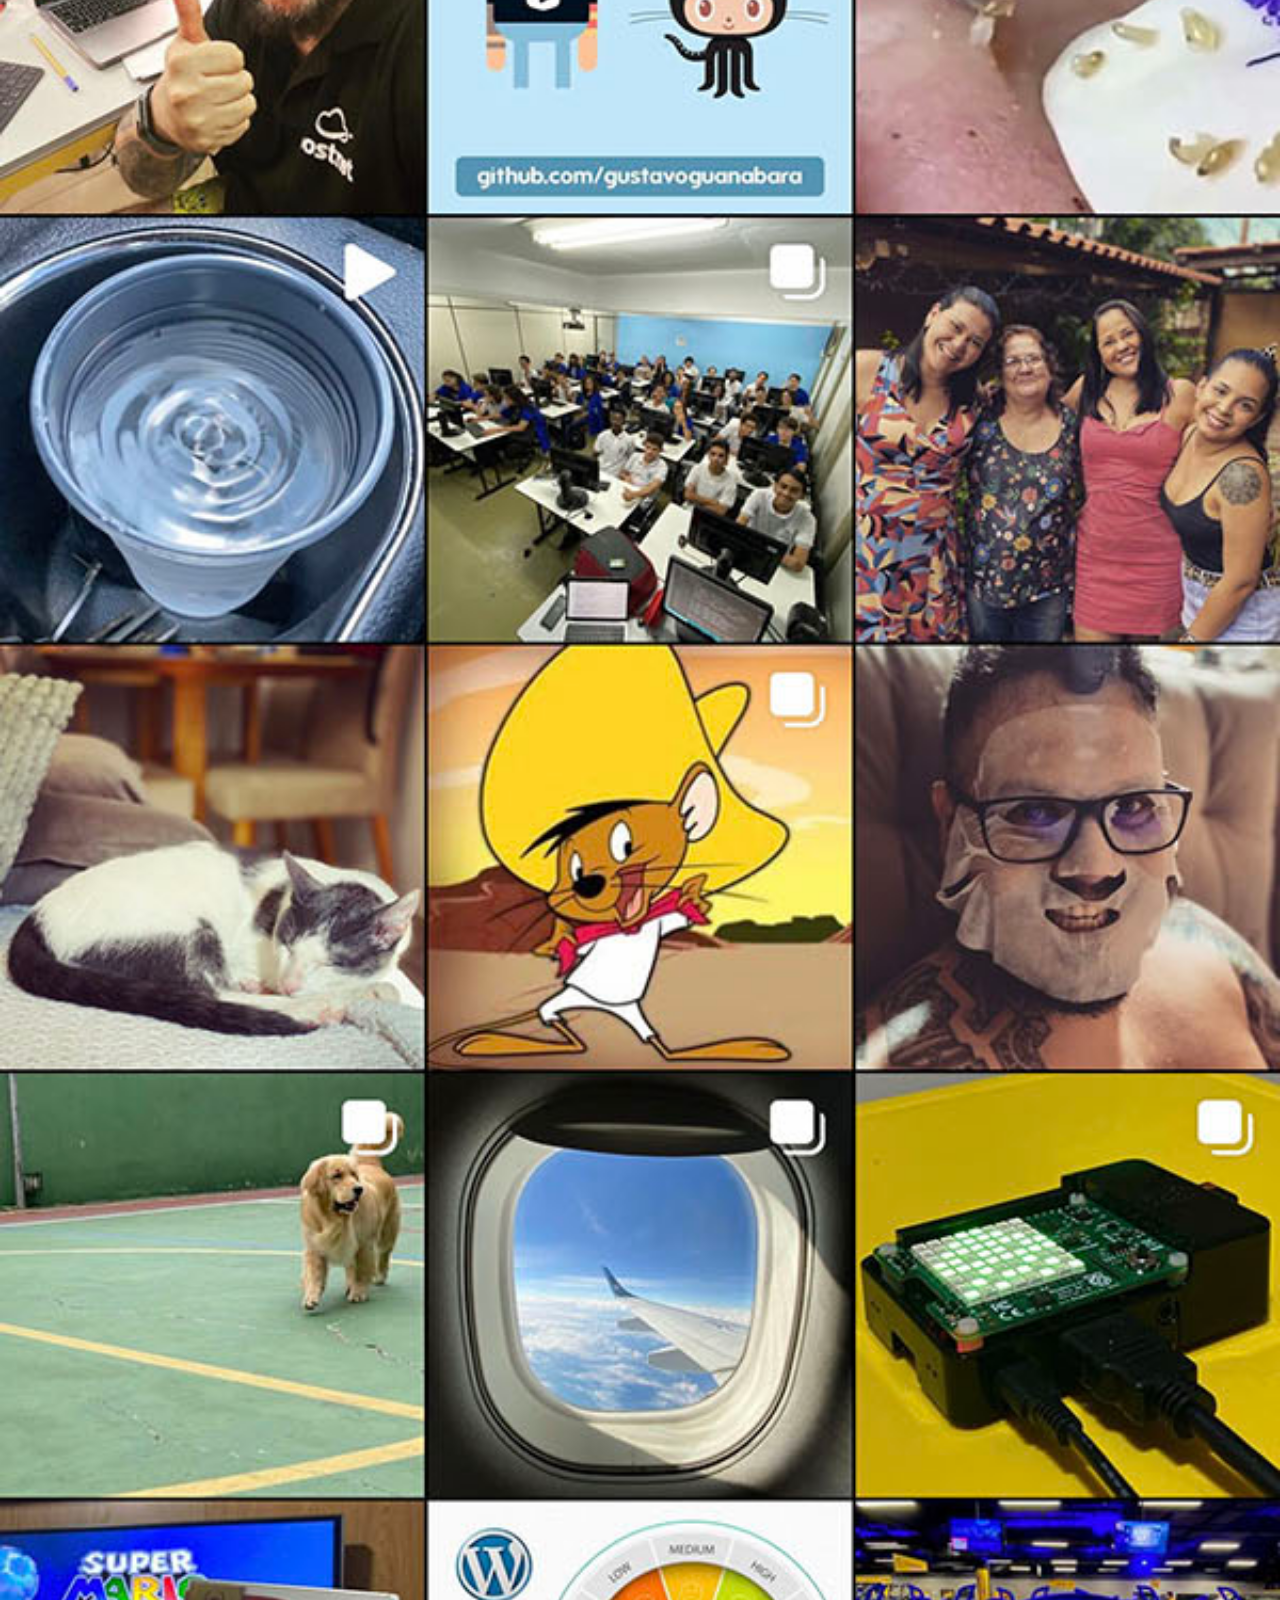
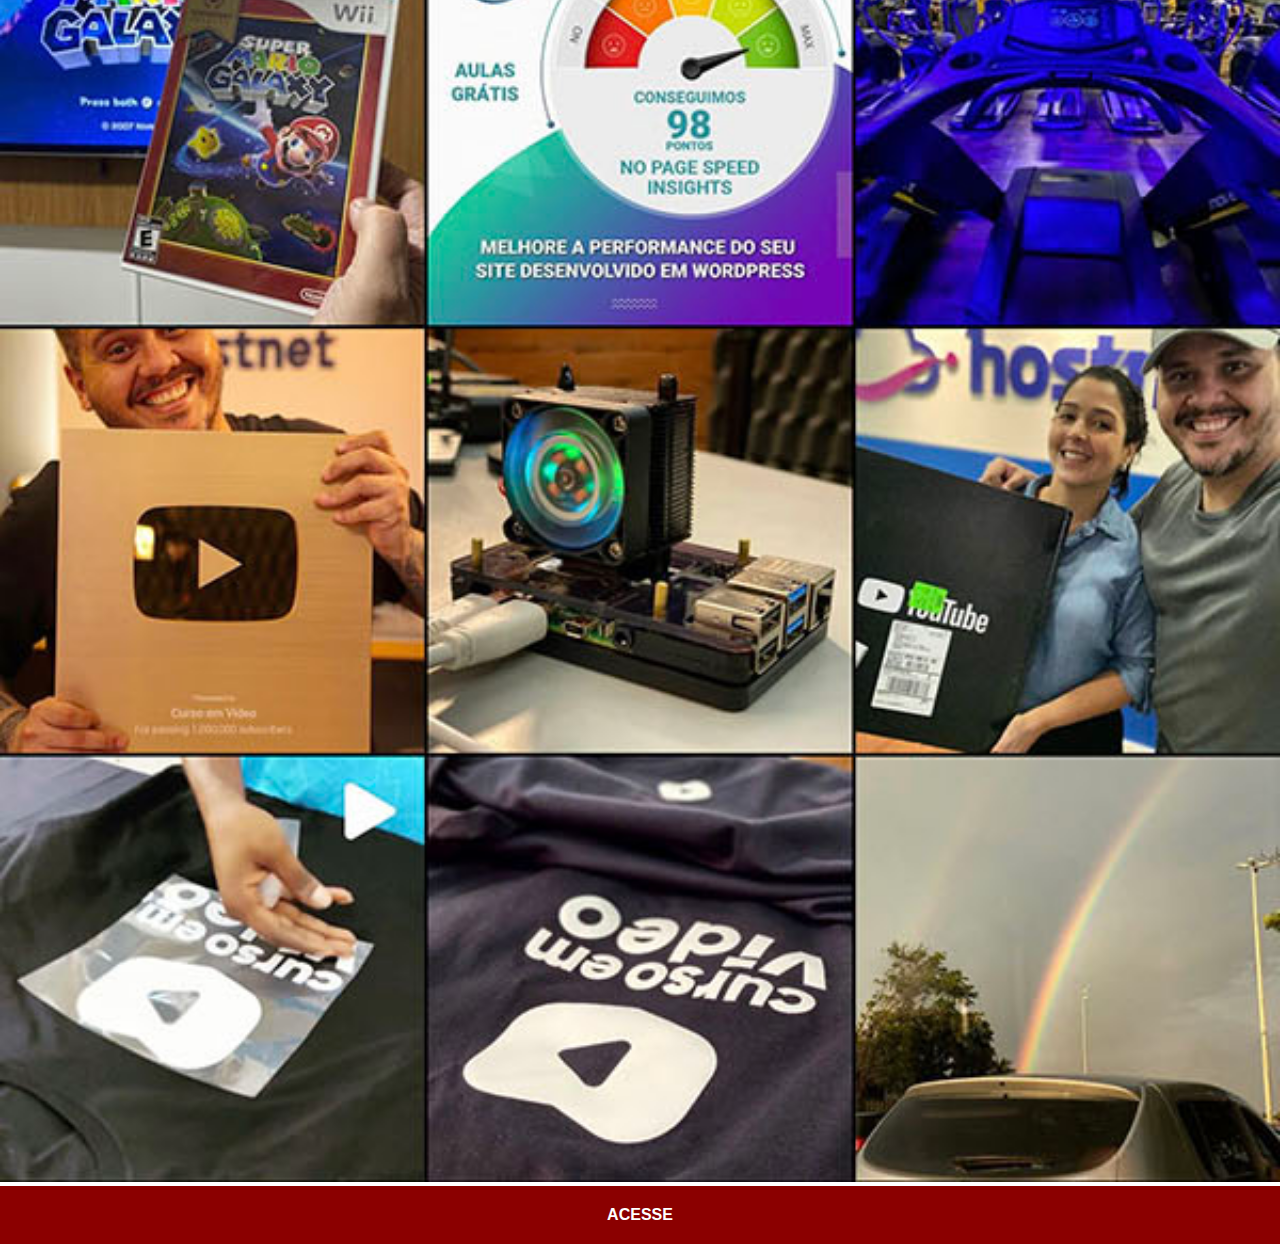
<file: instagram.html>
<!DOCTYPE html>
<html lang="pt-br">
<head>
    <meta charset="UTF-8">
    <meta name="viewport" content="width=device-width, initial-scale=1.0">
    <title>Instagram</title>
    <link rel="stylesheet" href="estilos/social.css">
</head>
<body>
    <img src="imagens/tela-instagram.jpg" alt="Instagram">
    <a href="https://www.instagram.com/thondehoje/">ACESSE</a>
</body>
</html>
</file>
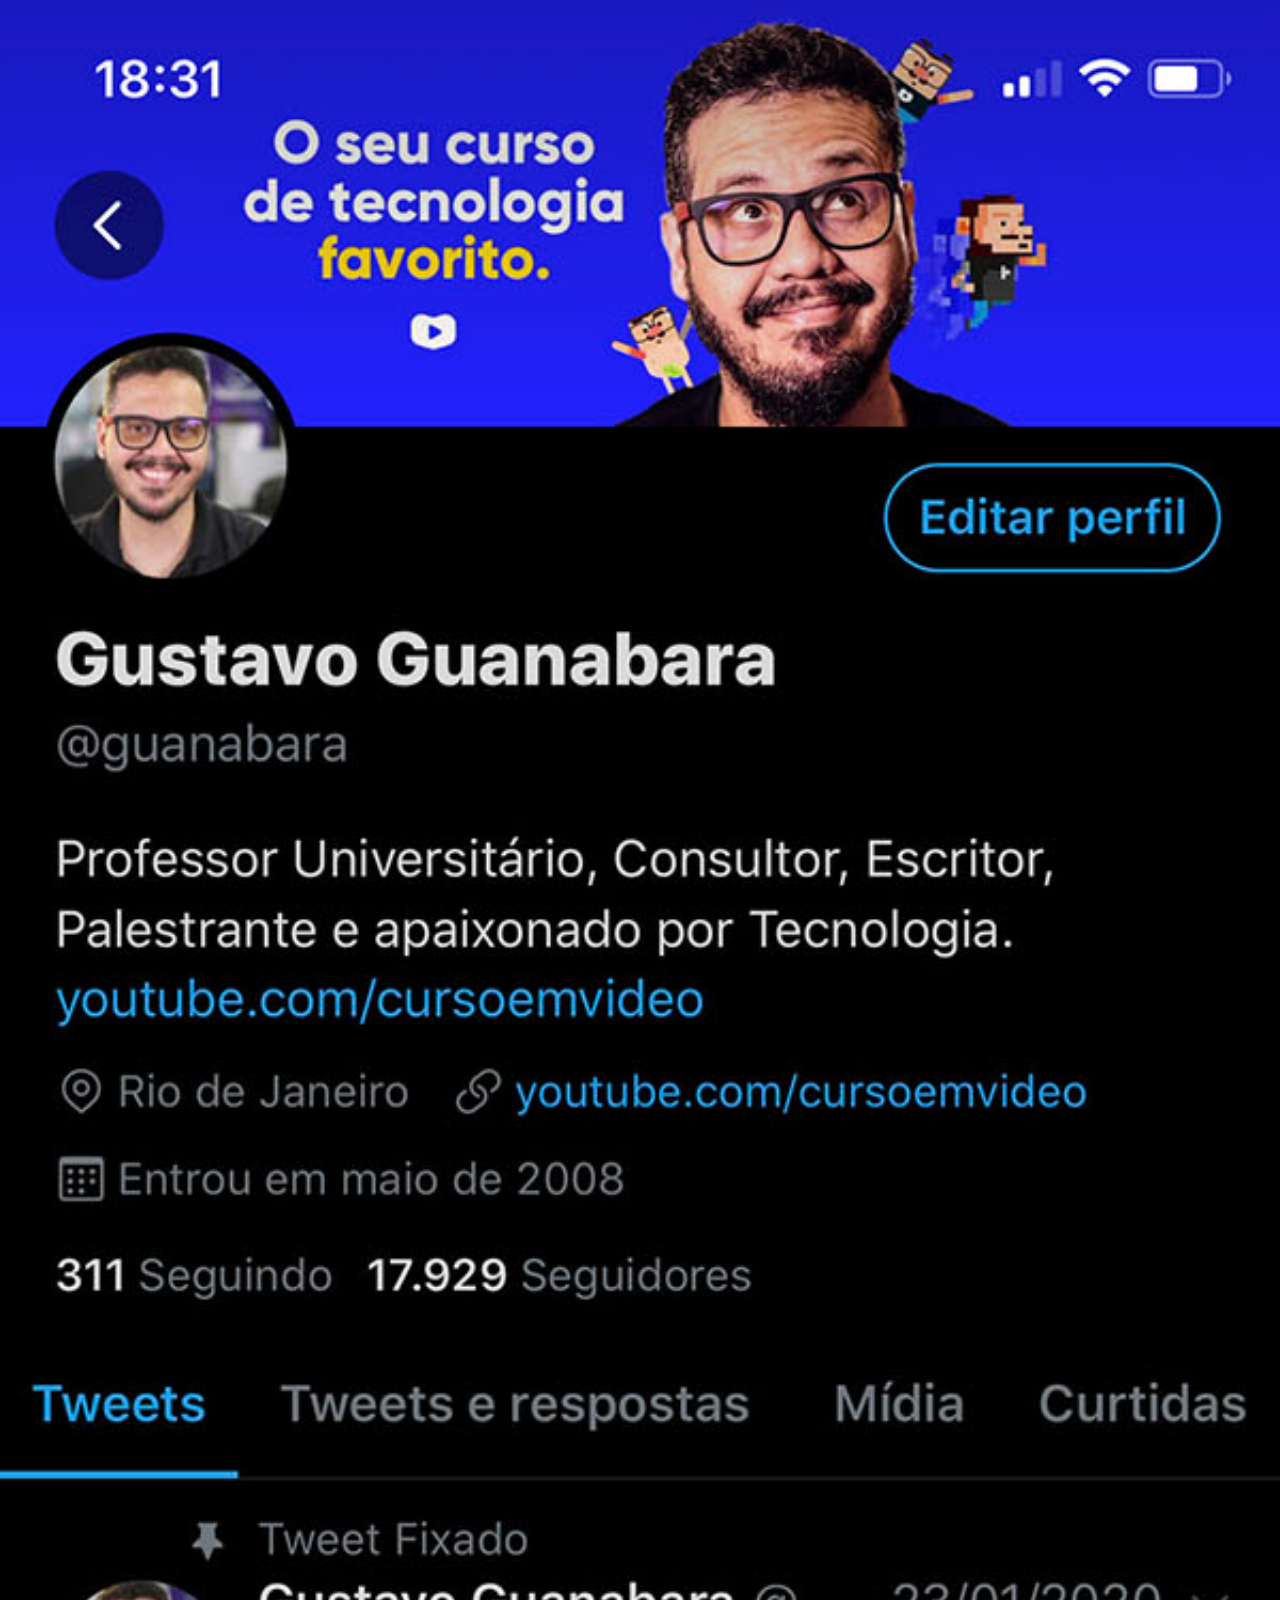
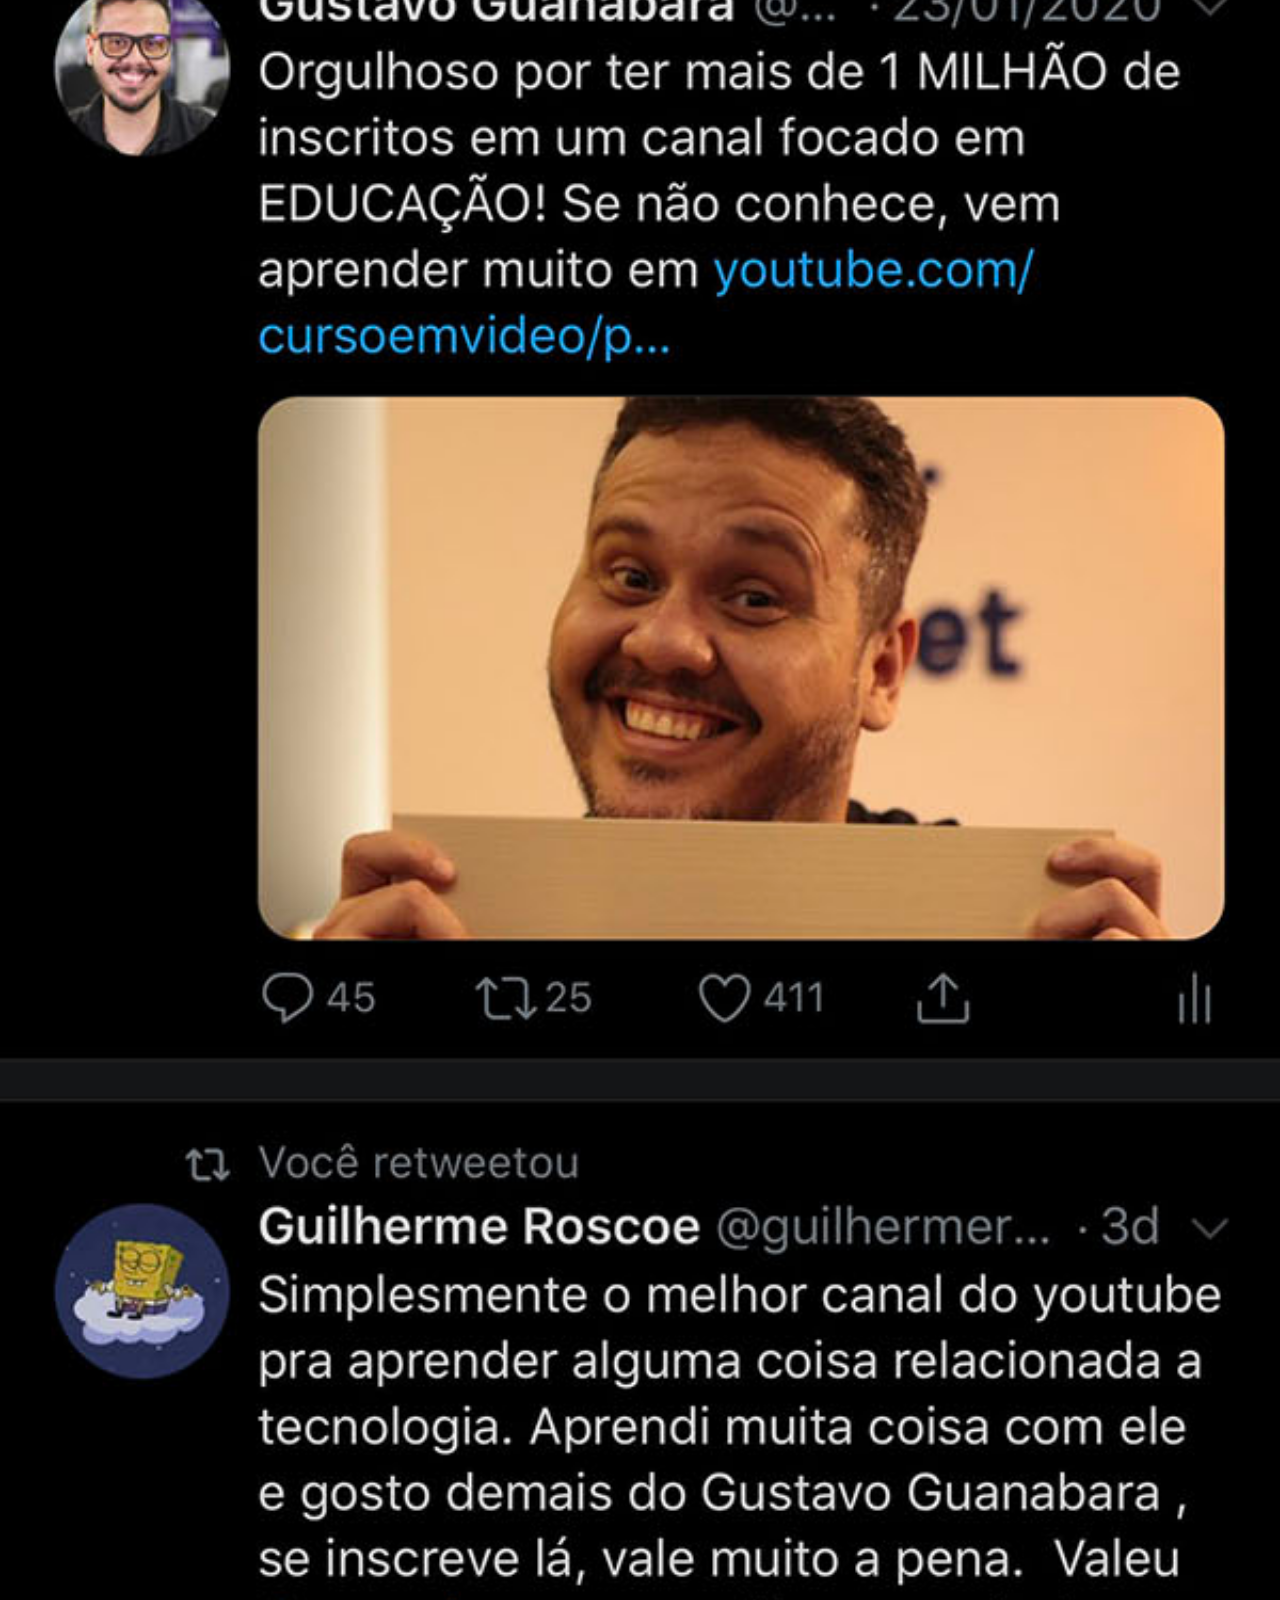
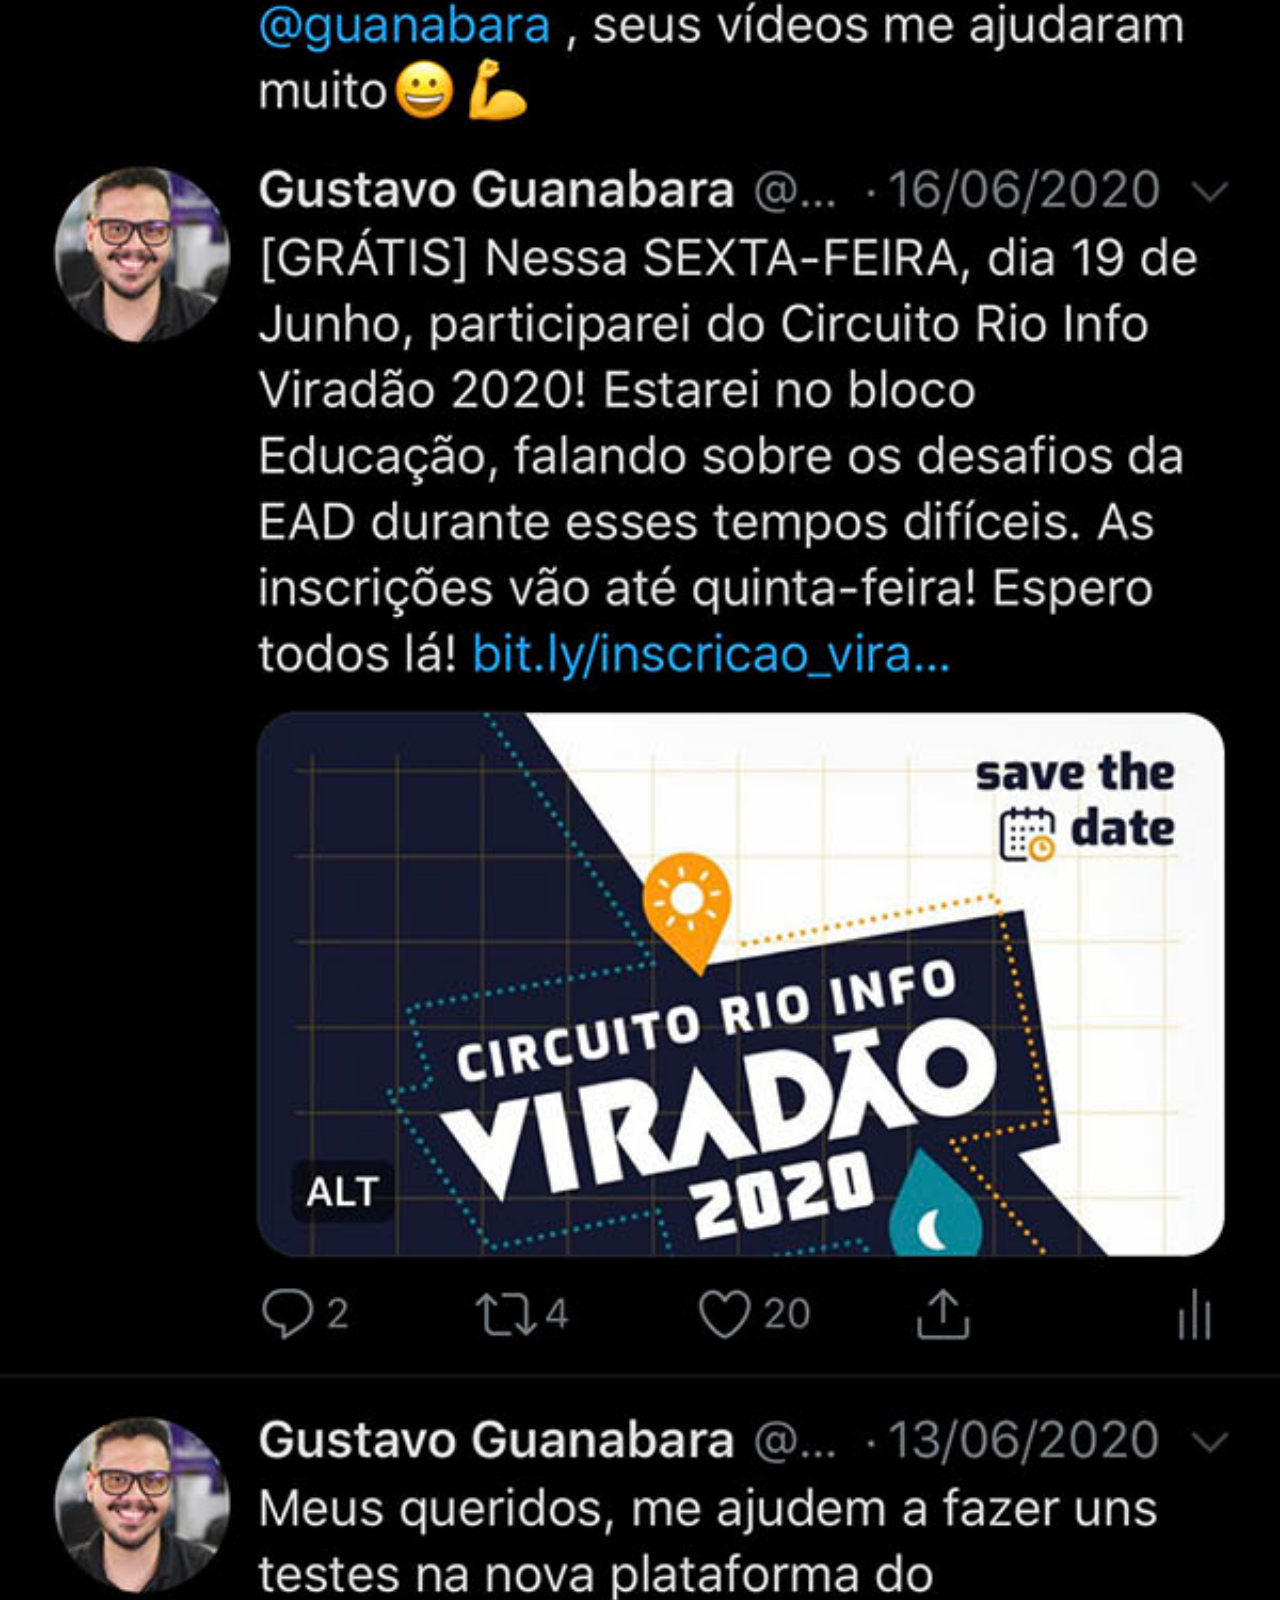
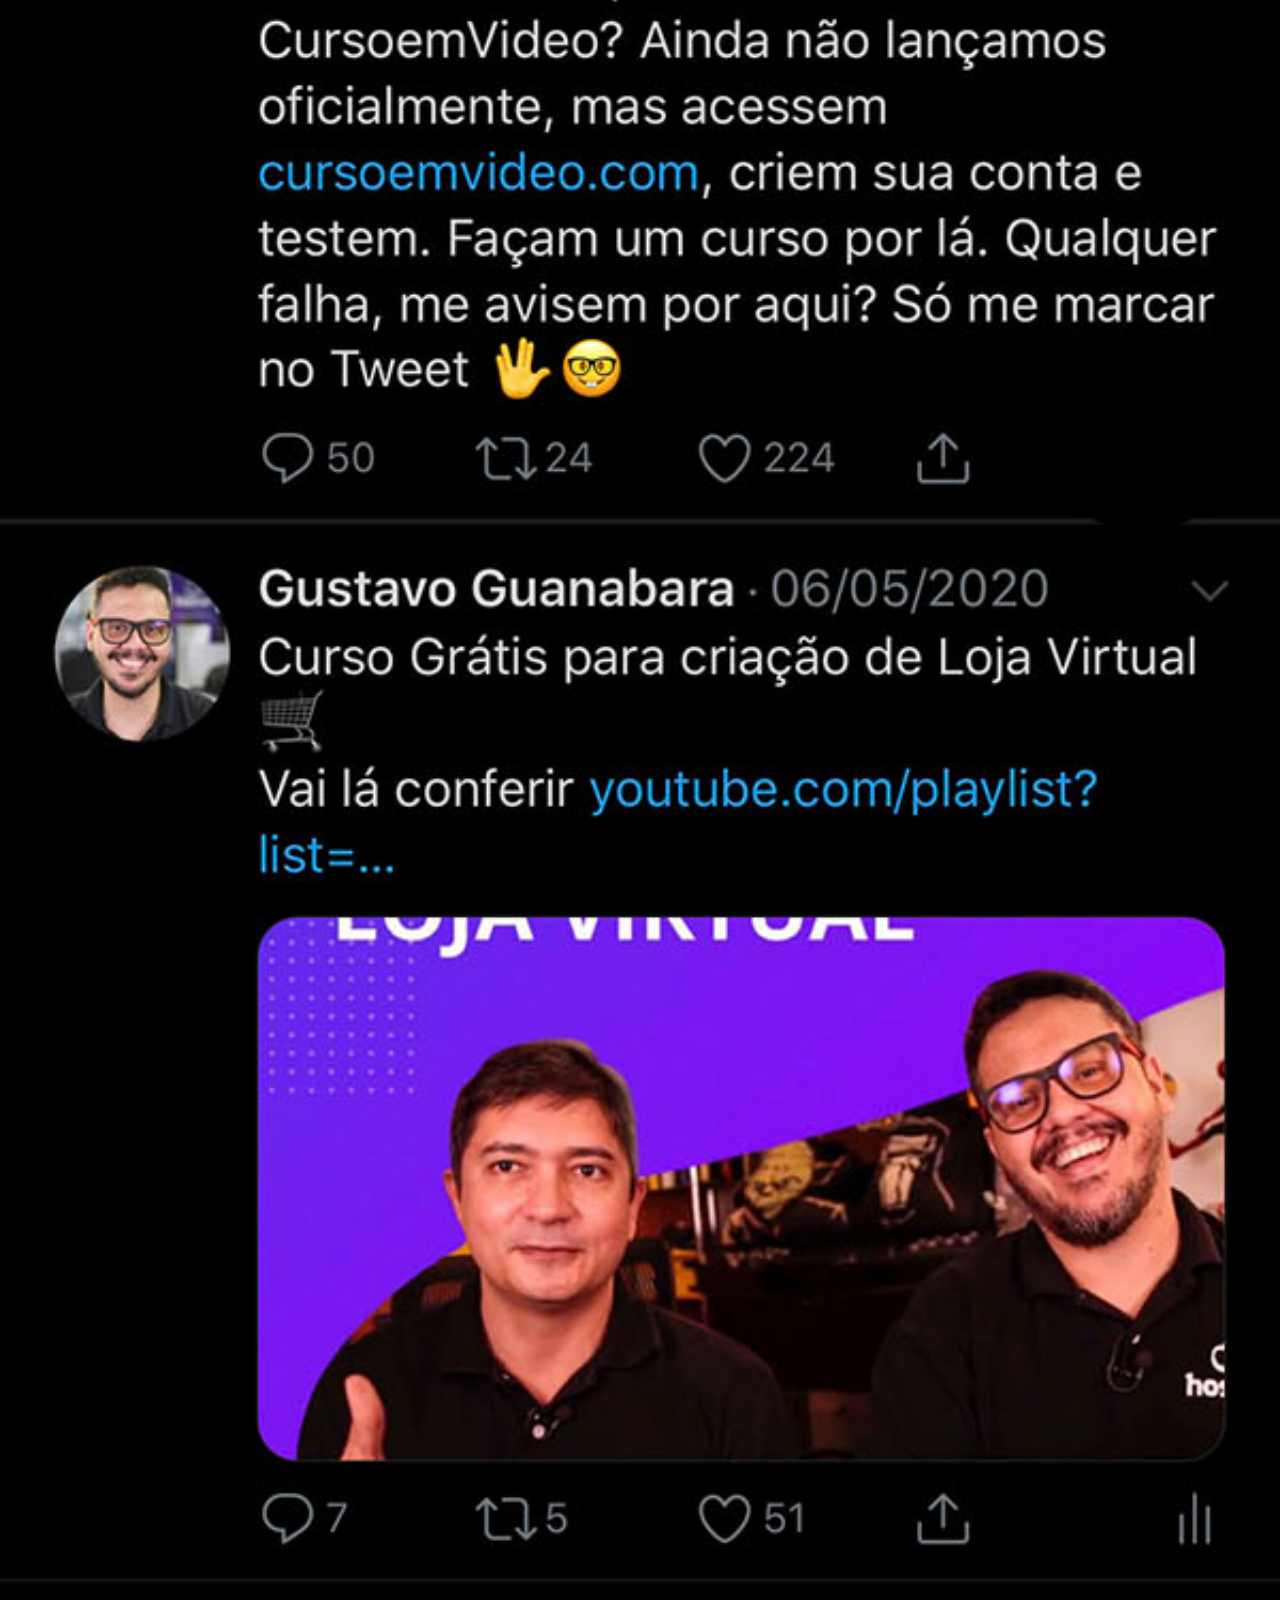
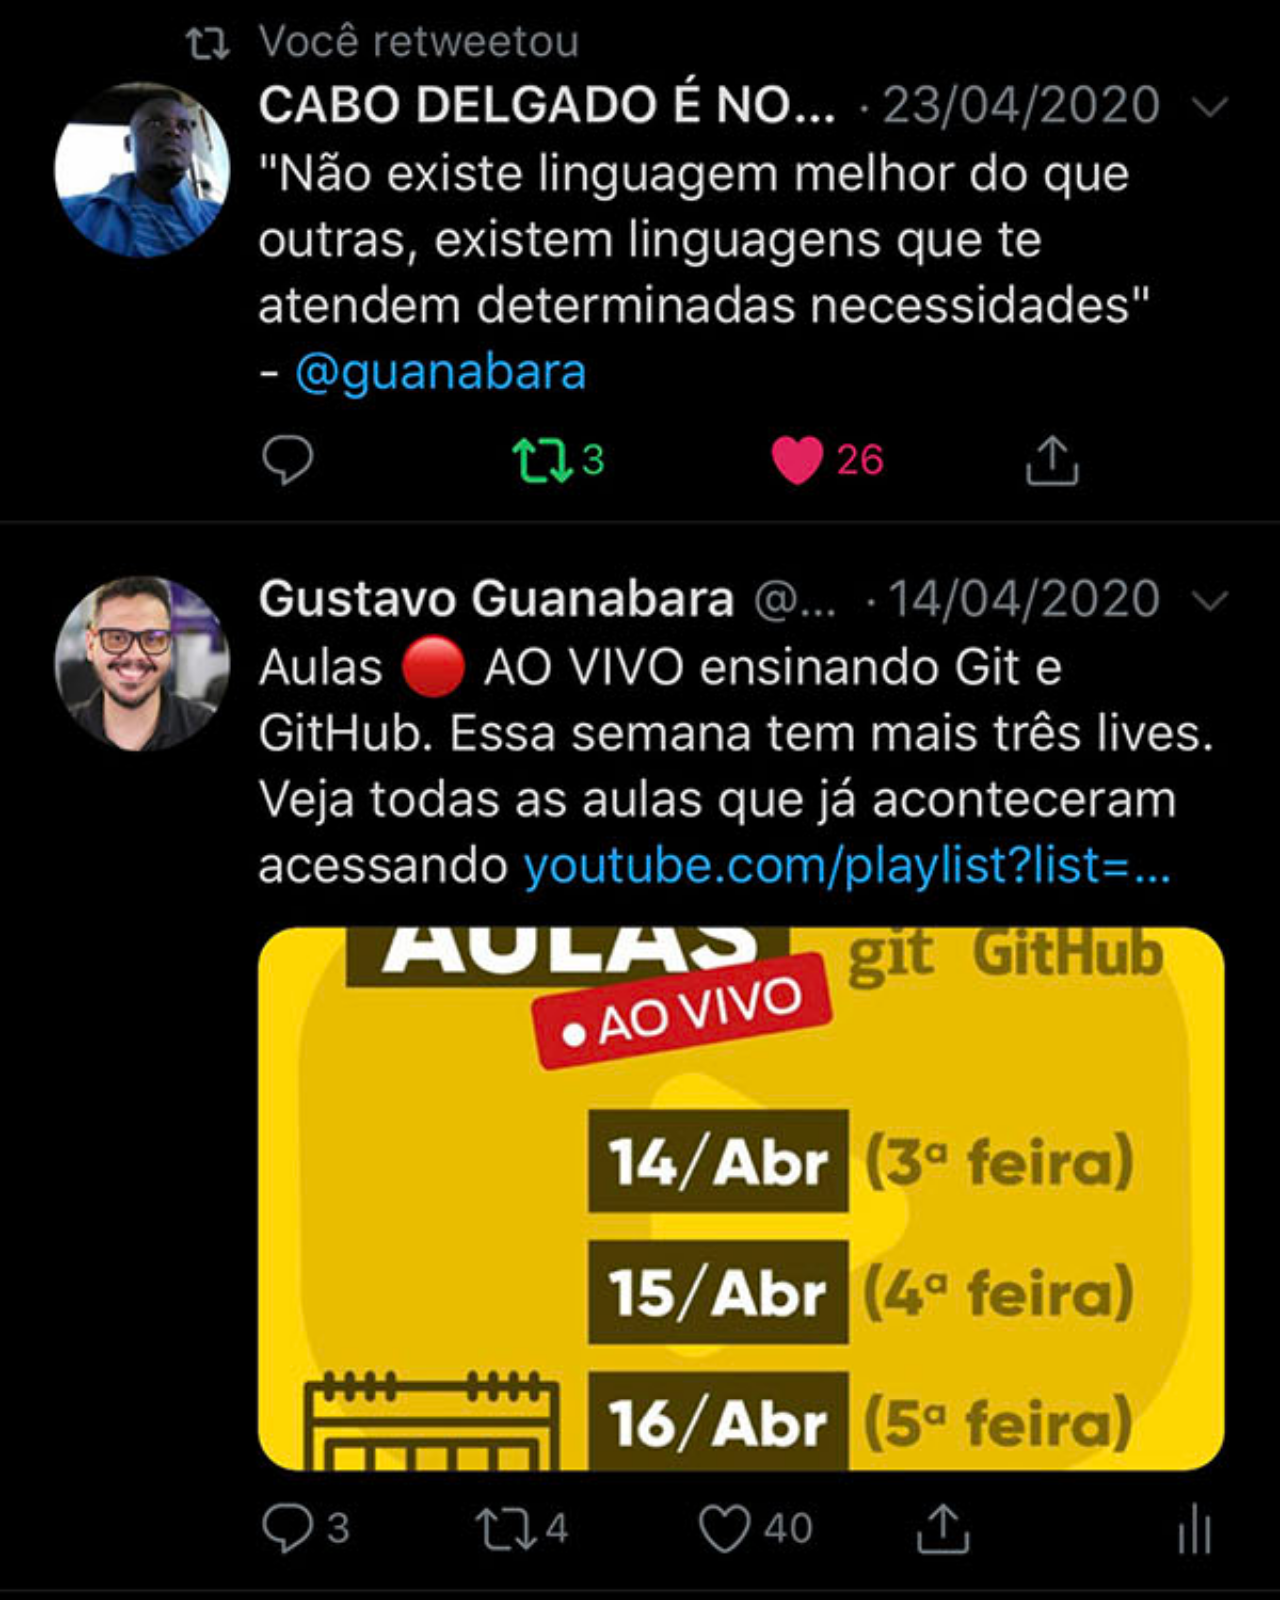
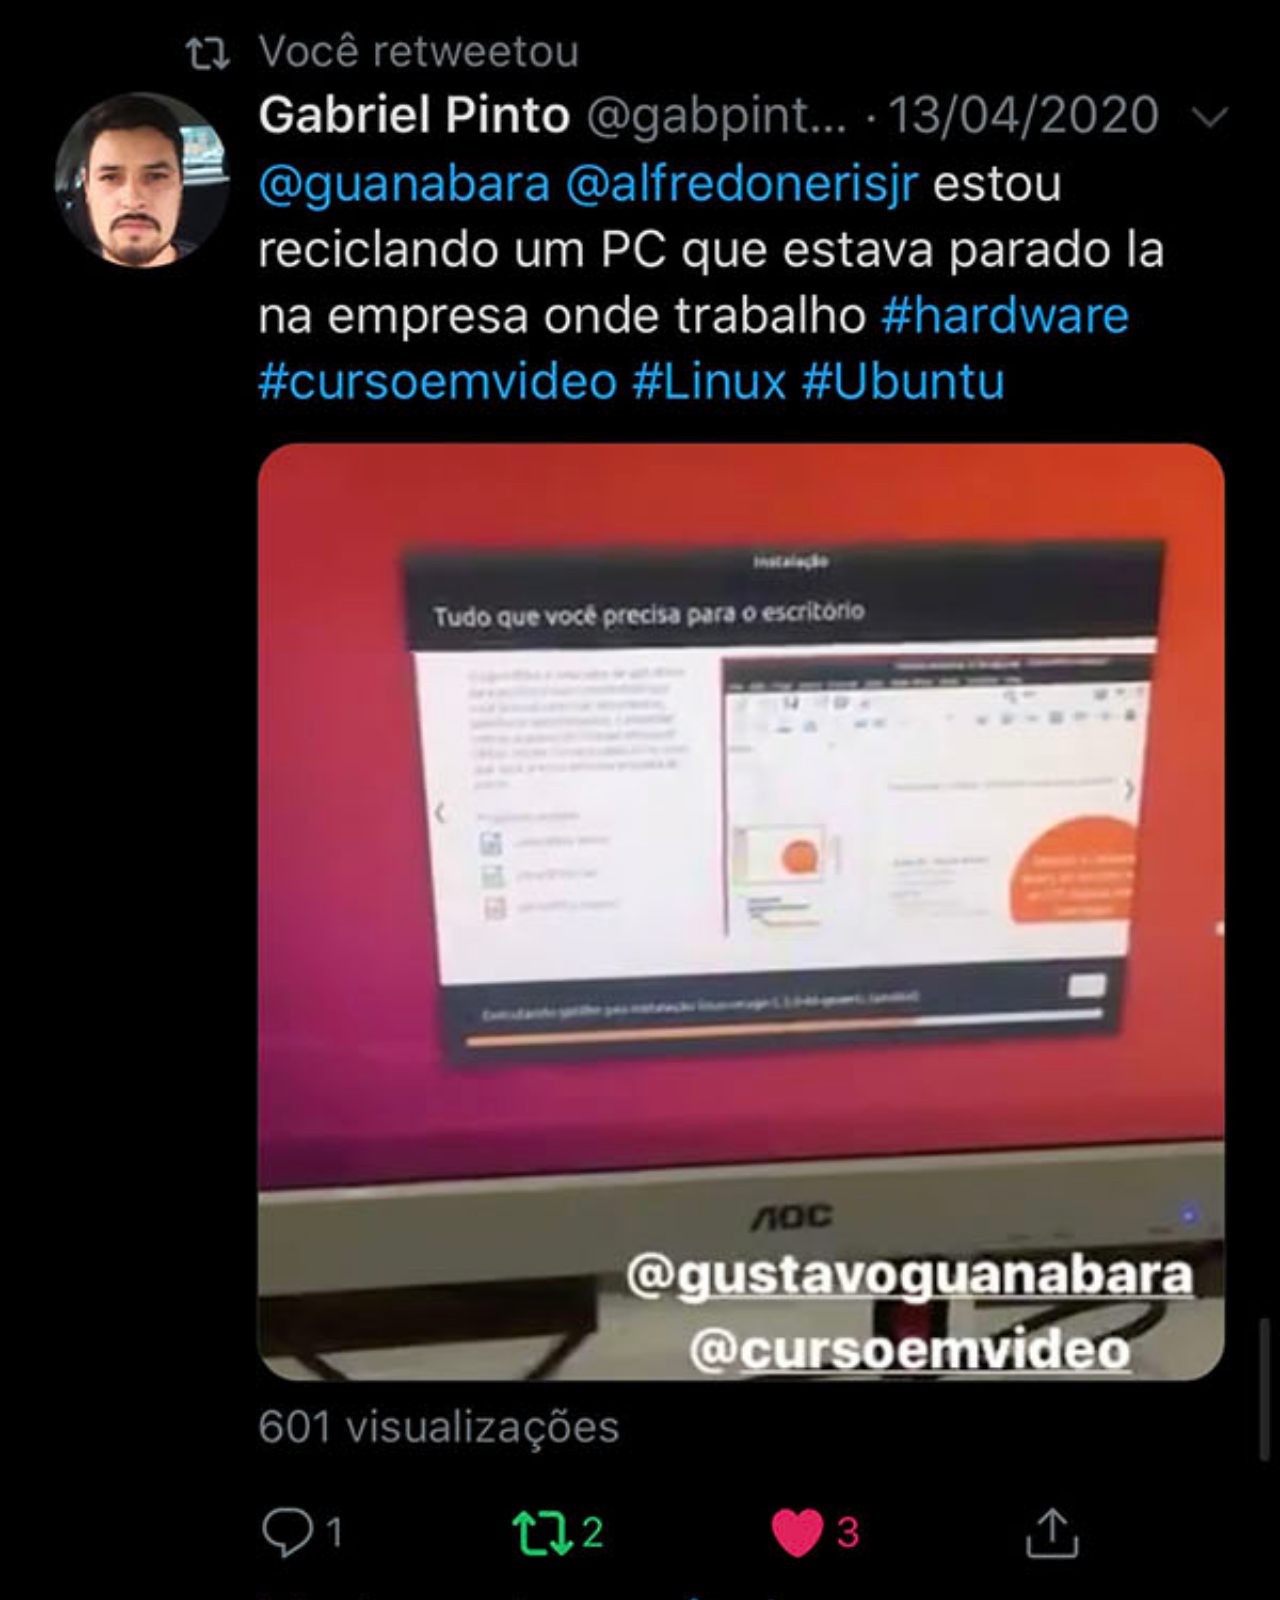
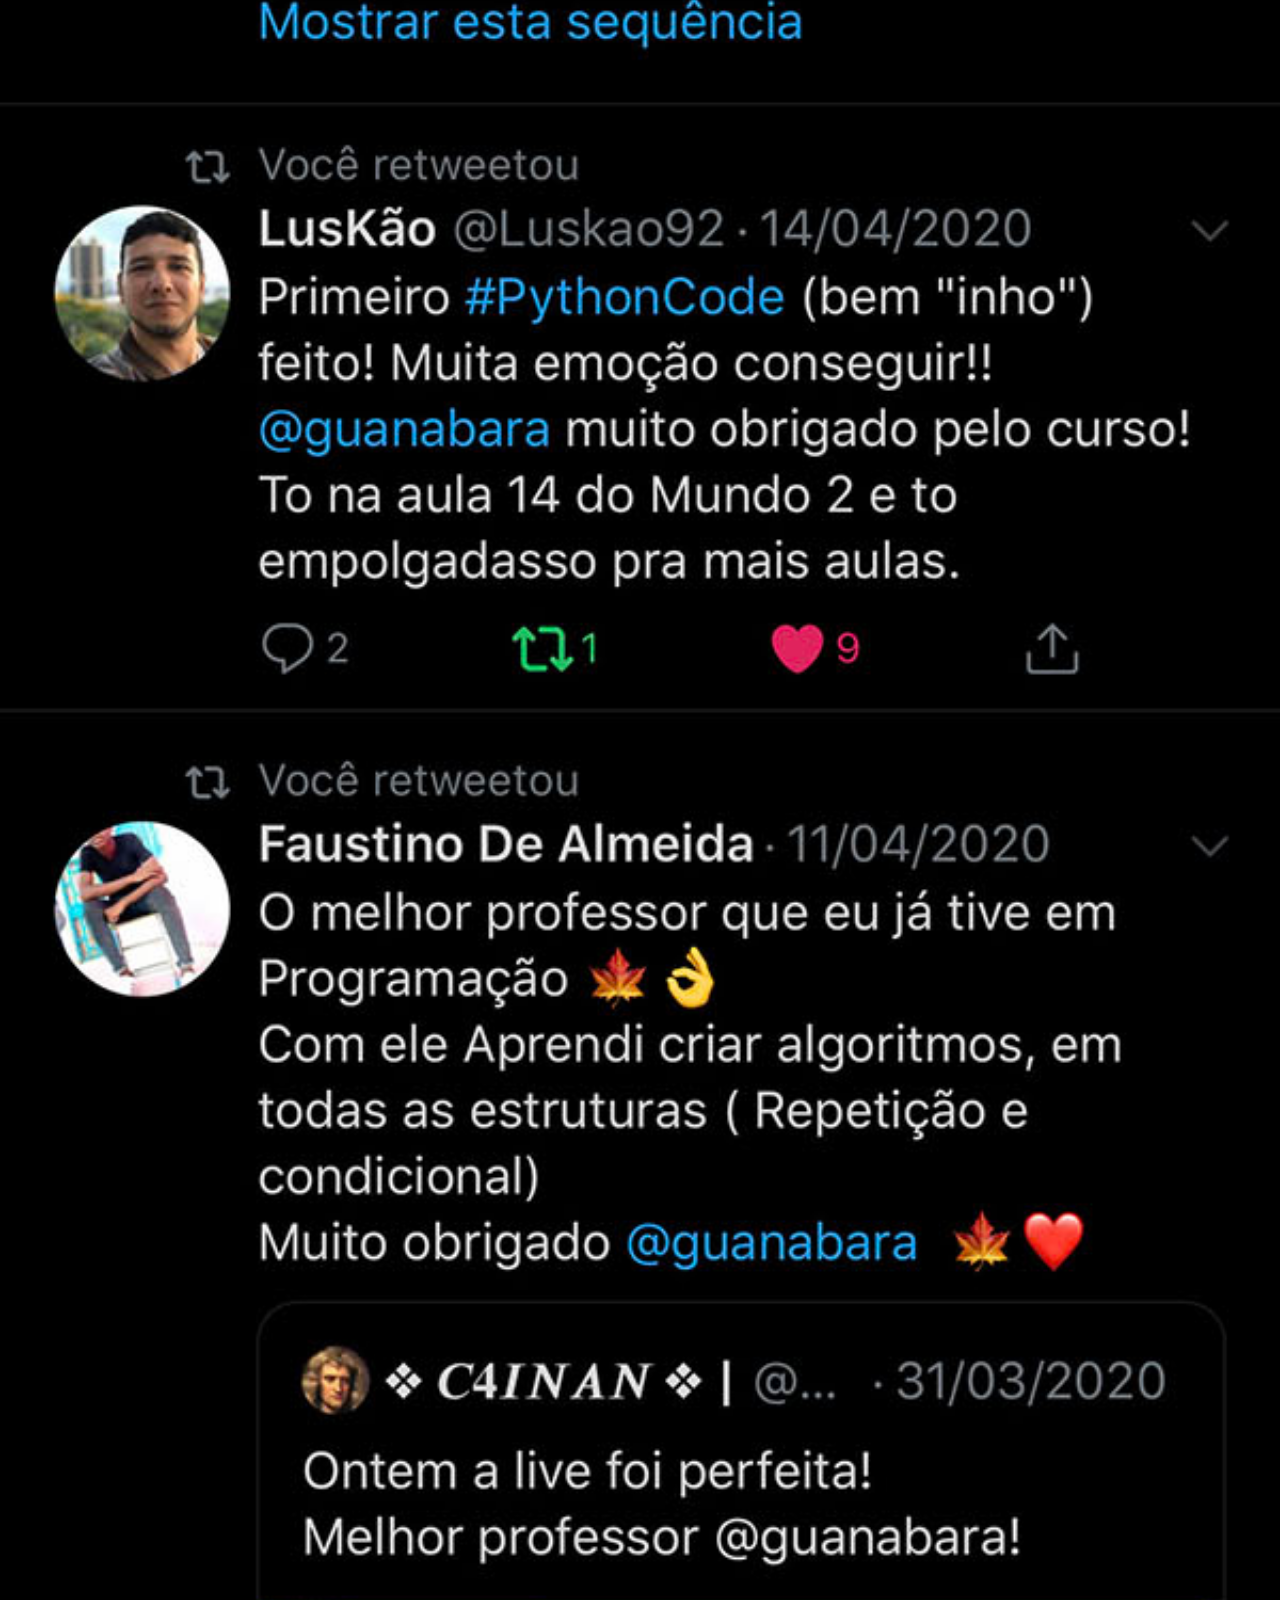
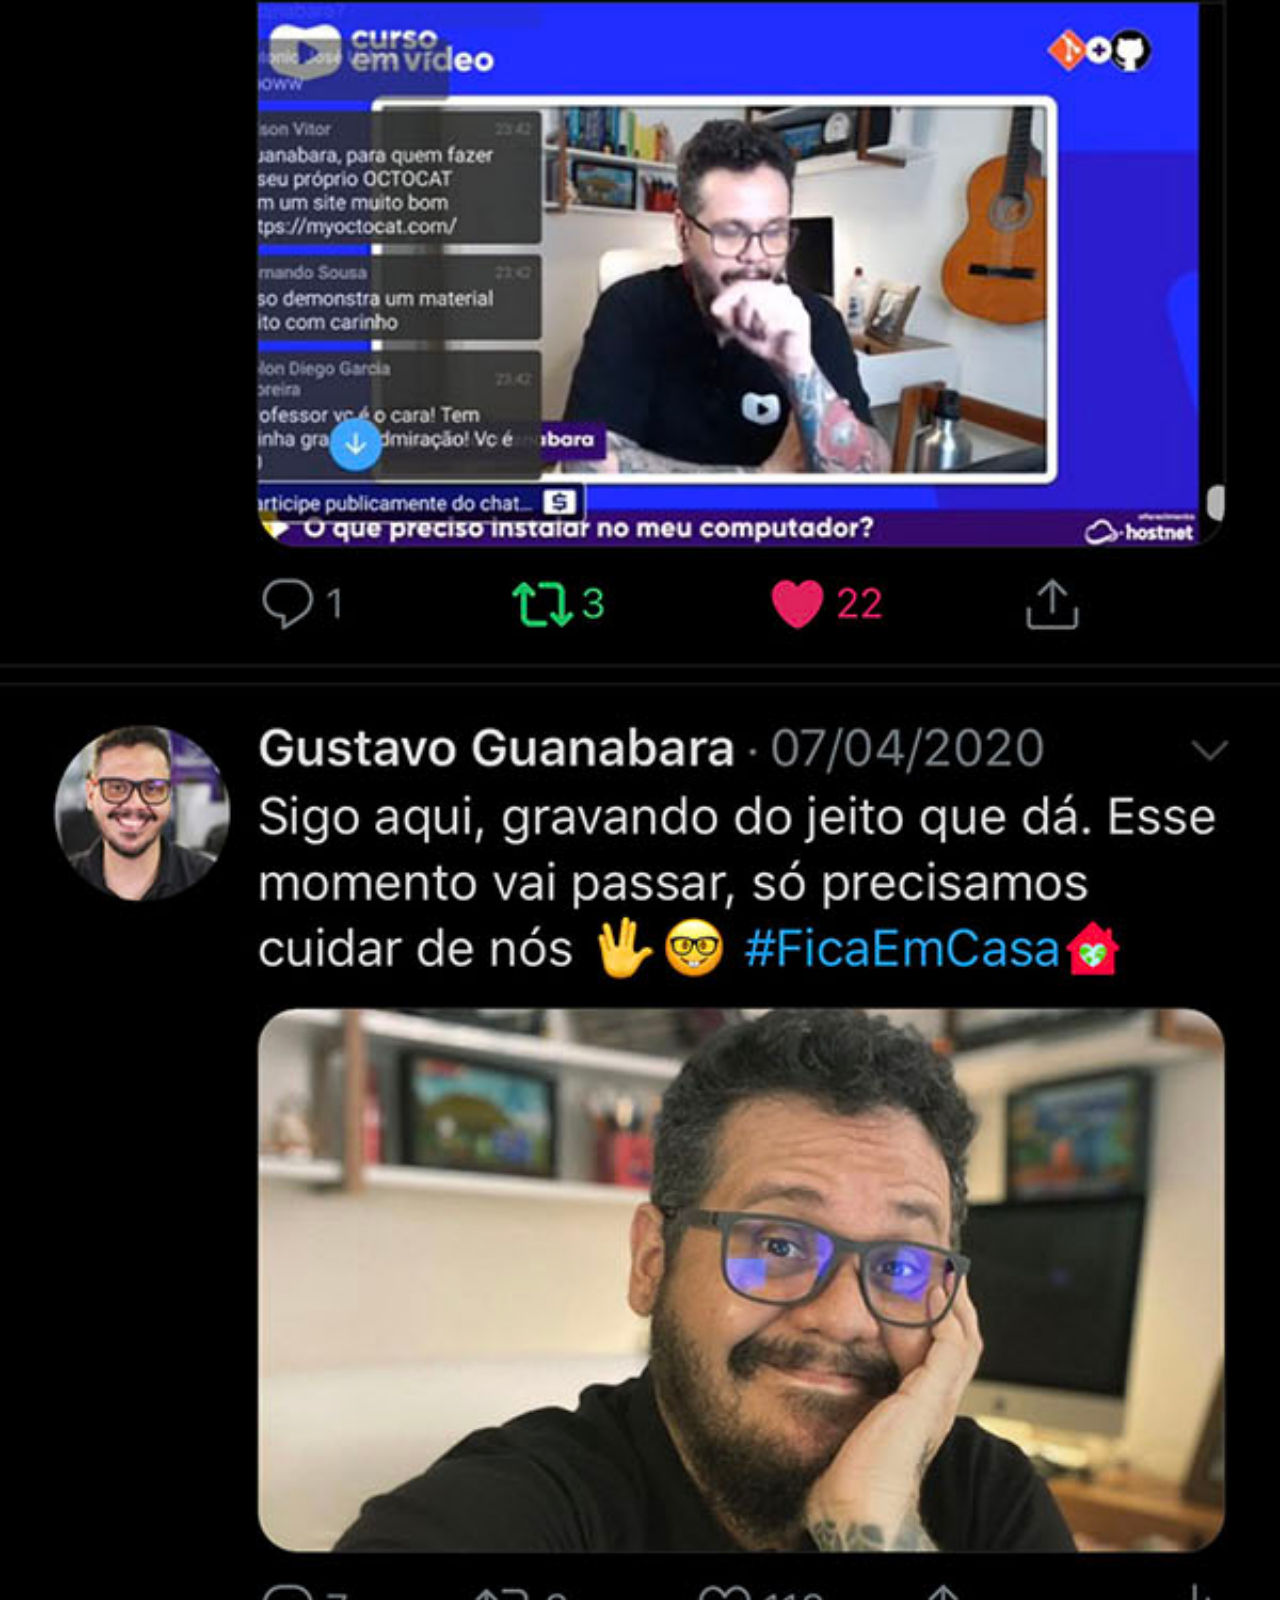
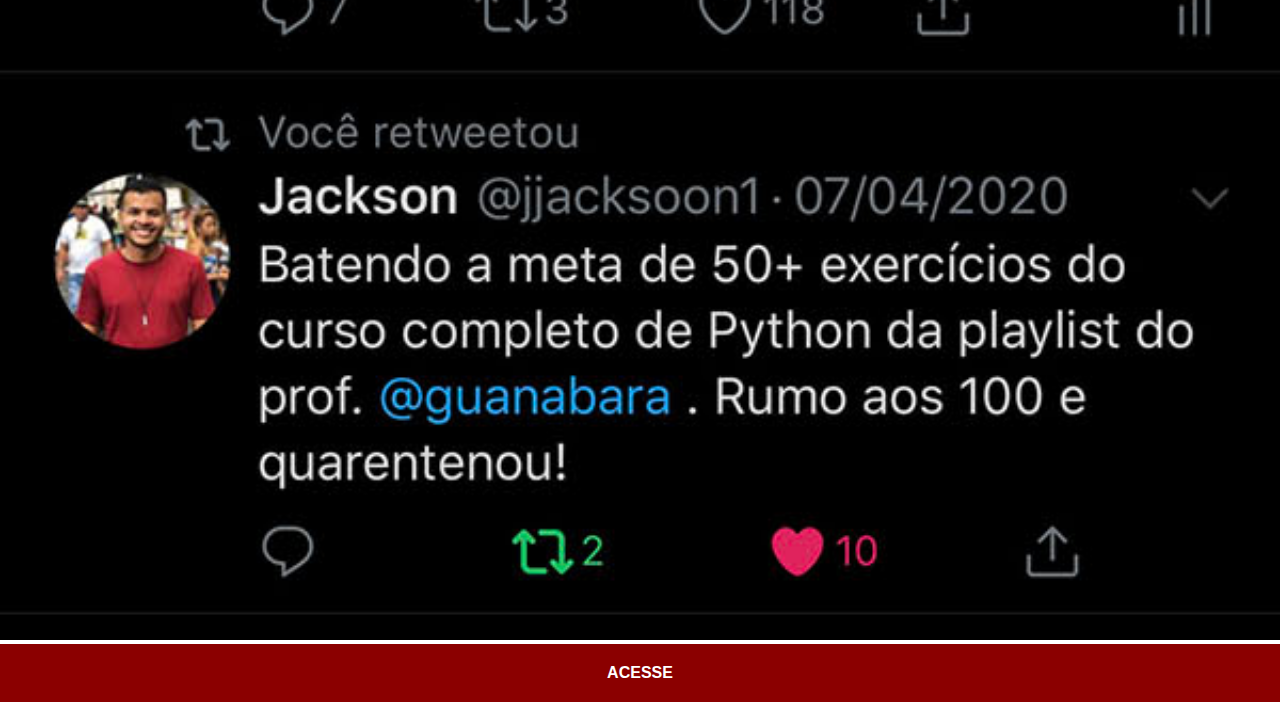
<file: twitter.html>
<!DOCTYPE html>
<html lang="en">
<head>
    <meta charset="UTF-8">
    <meta name="viewport" content="width=device-width, initial-scale=1.0">
    <title>Twitter</title>
    <link rel="stylesheet" href="estilos/social.css">
</head>
<body>
    <img src="imagens/tela-twitter.jpg" alt="Twitter">
    <a href="www.x.com">ACESSE</a>
</body>
</html>
</file>
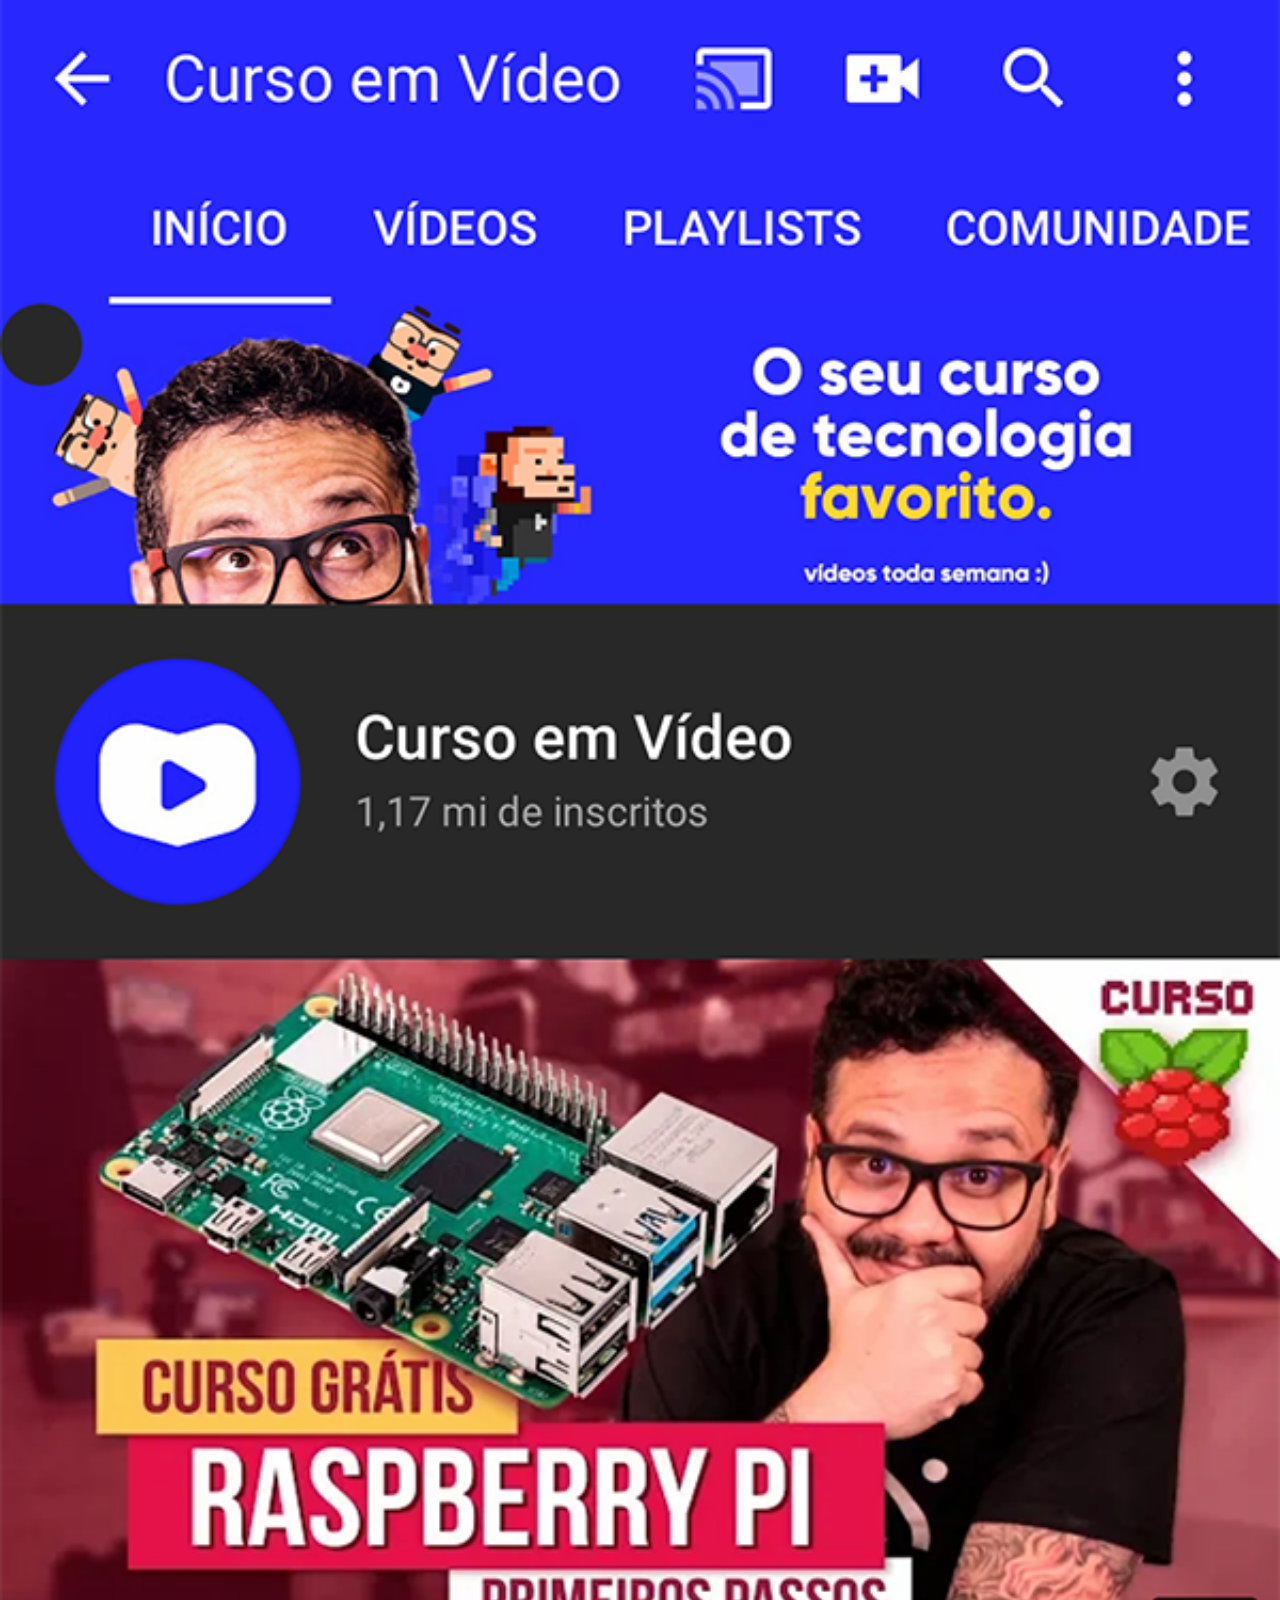
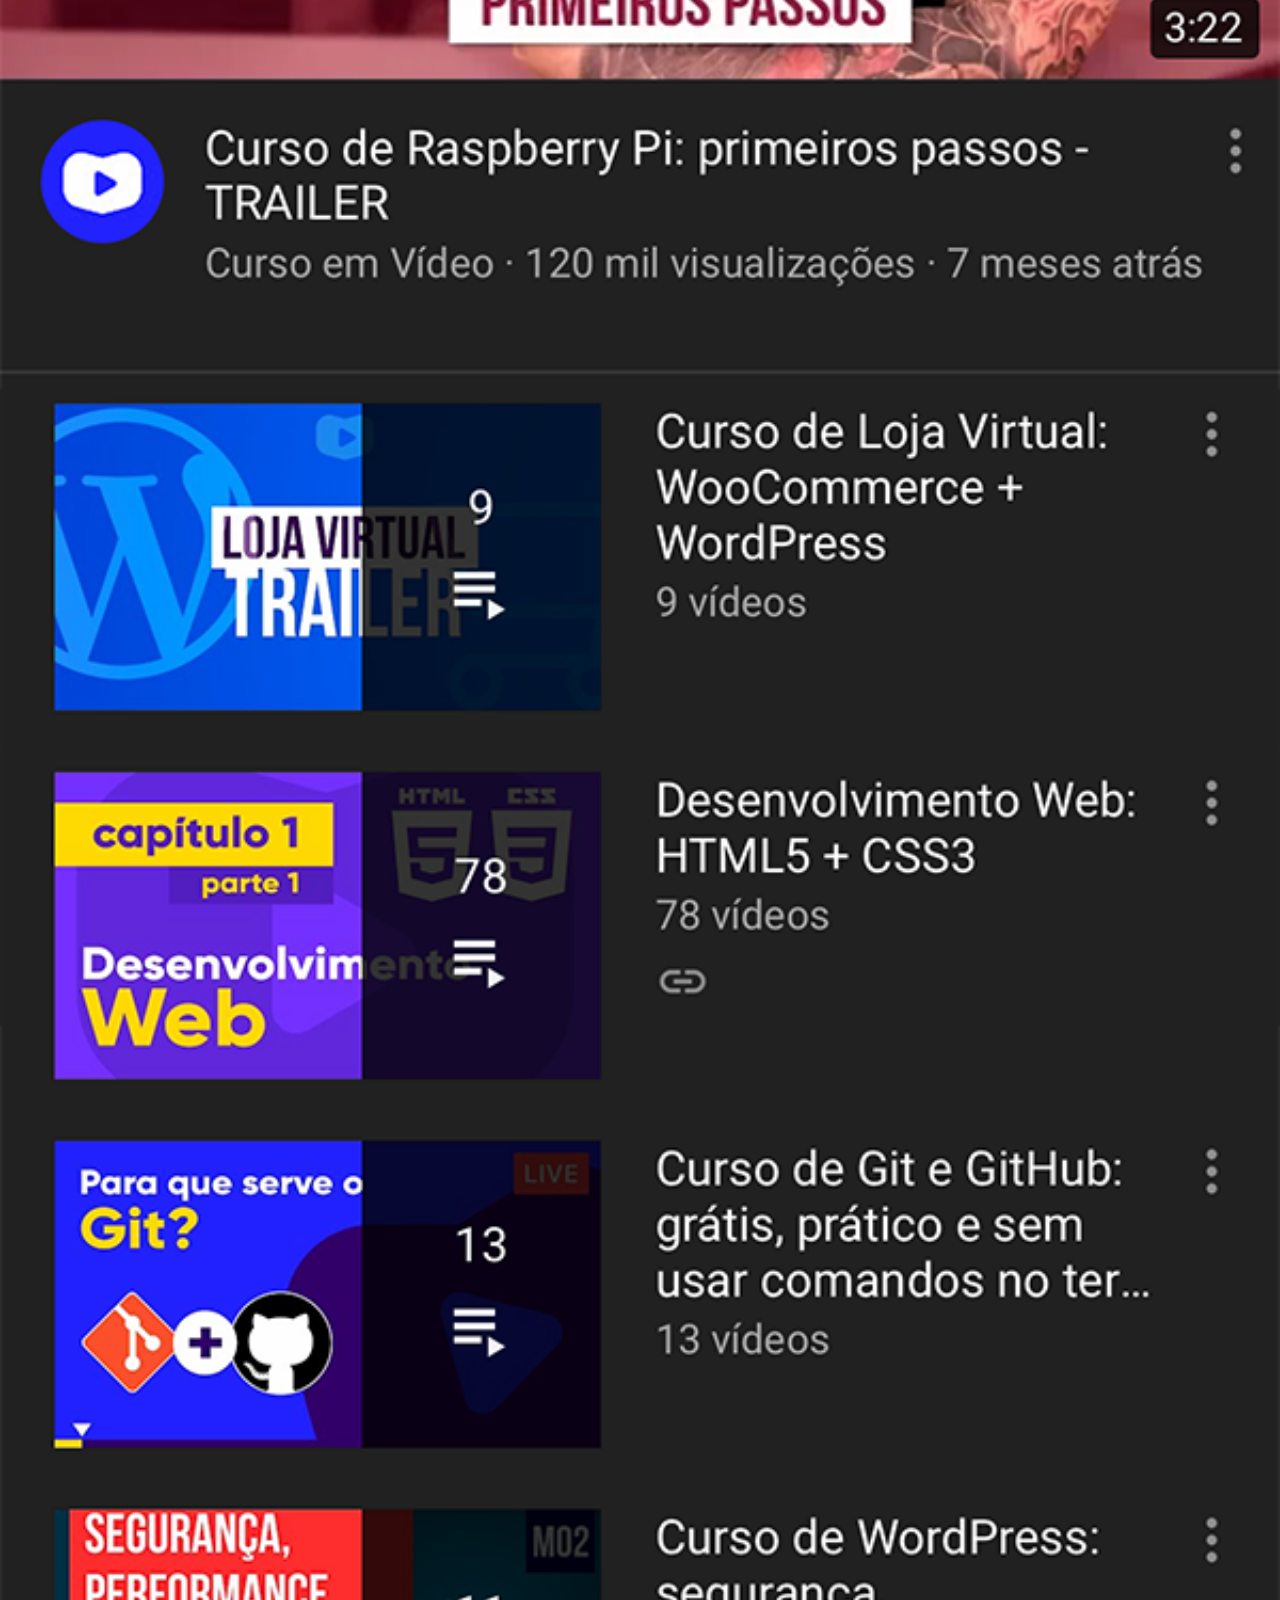
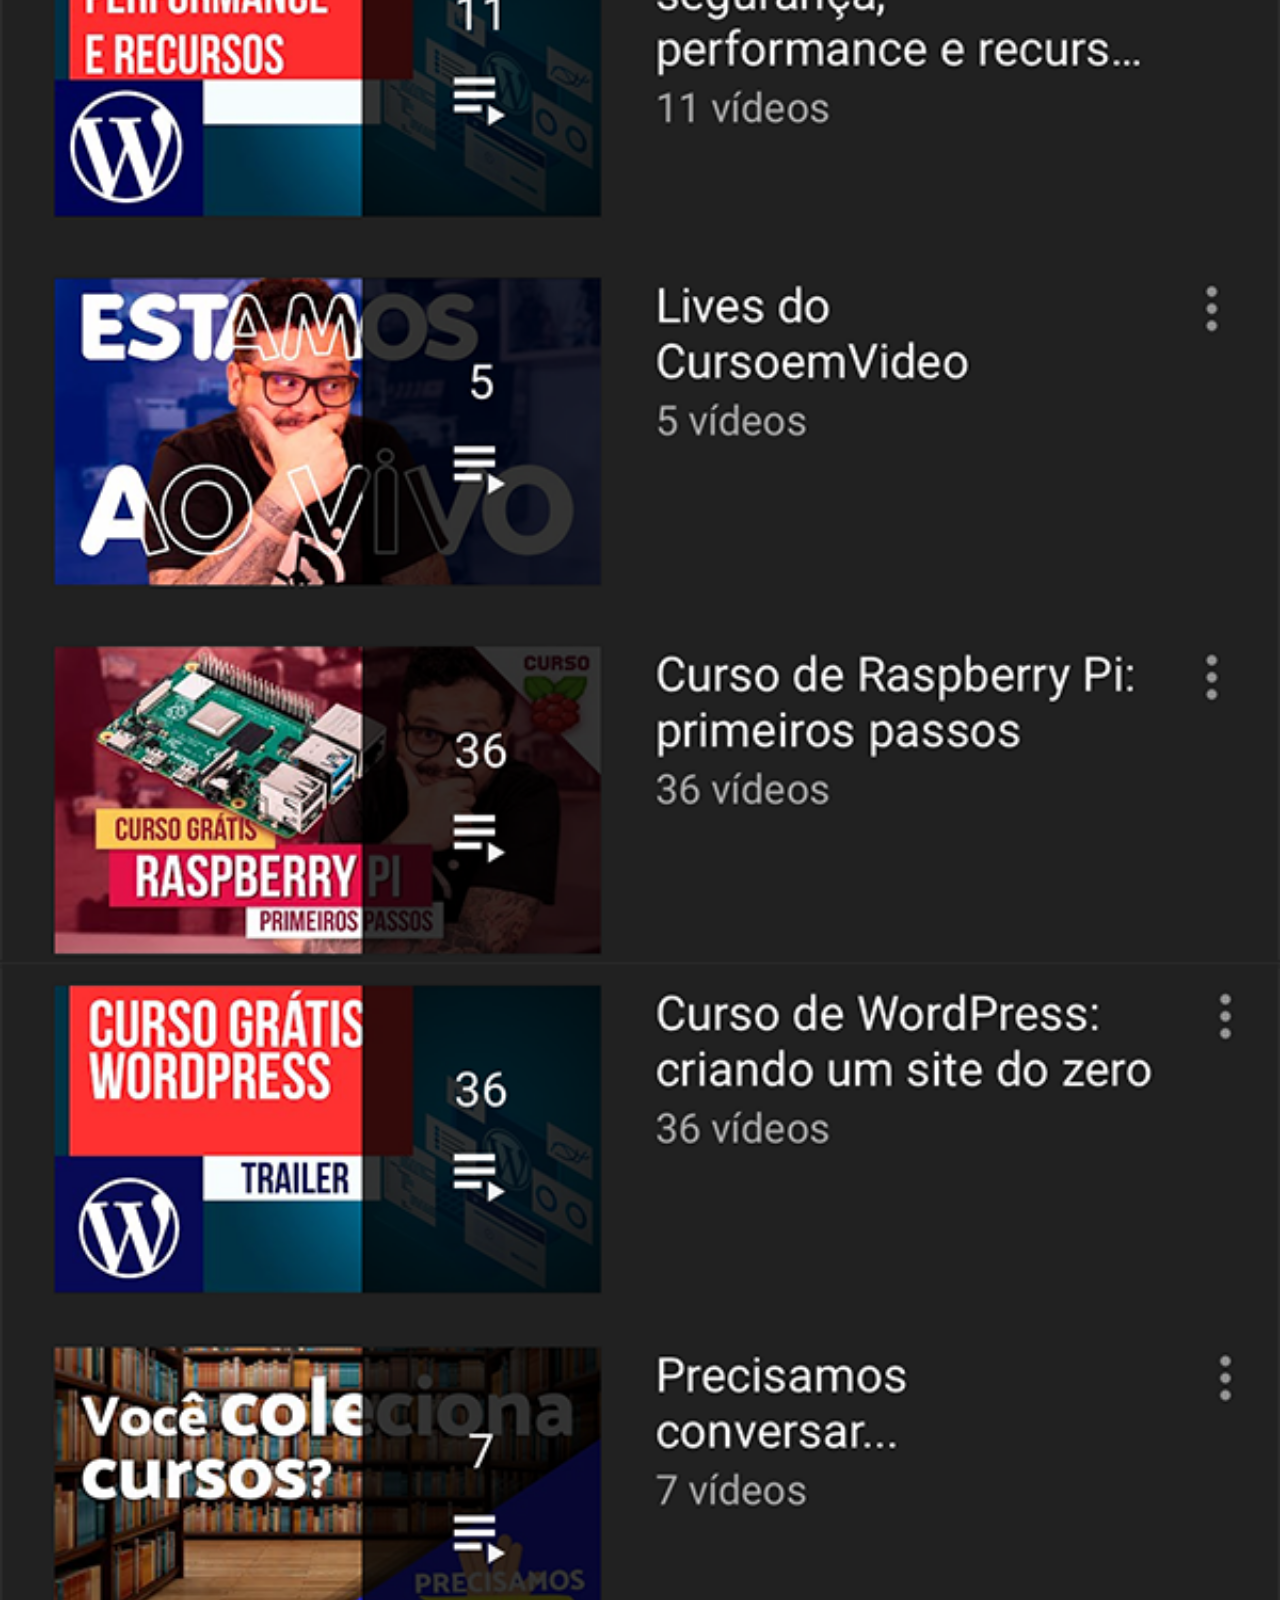
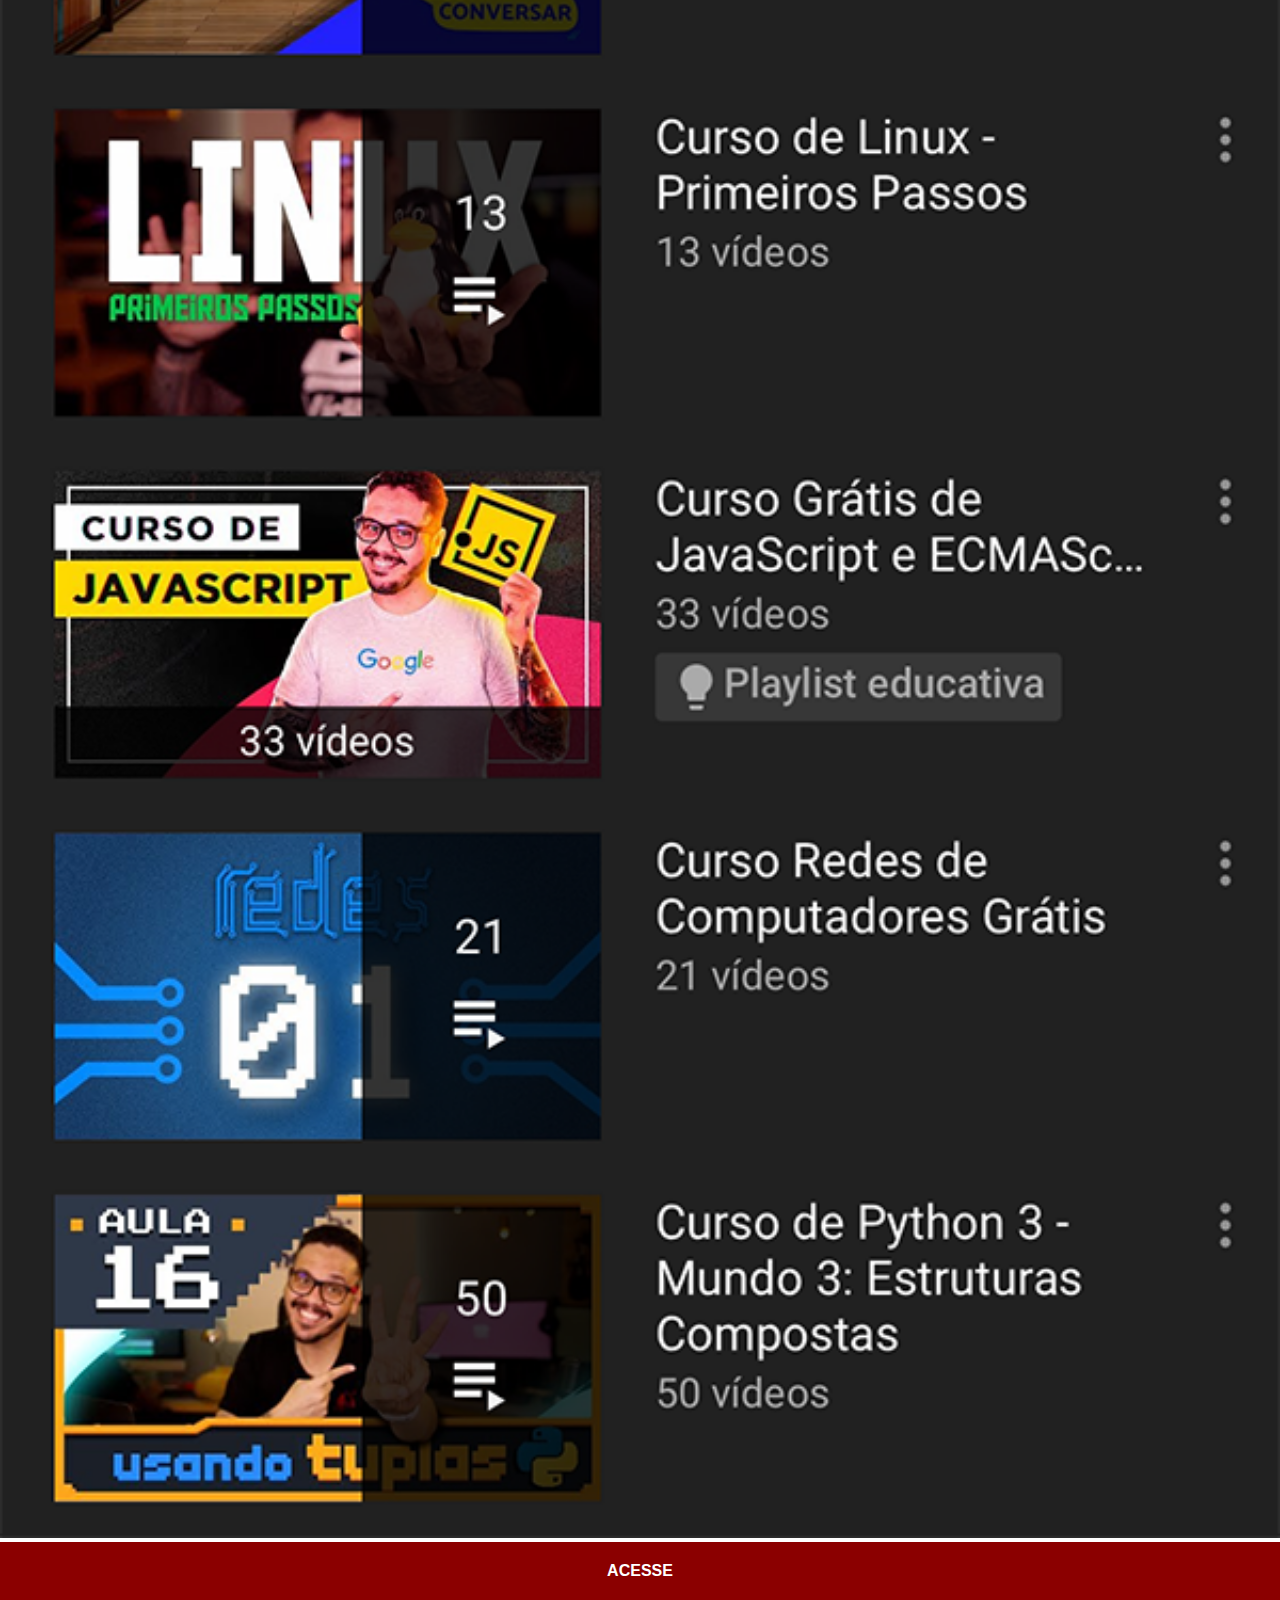
<file: youtube.html>
<!DOCTYPE html>
<html lang="en">
<head>
    <meta charset="UTF-8">
    <meta name="viewport" content="width=device-width, initial-scale=1.0">
    <title>Youtube</title>
    <link rel="stylesheet" href="estilos/social.css">
</head>
<body>
    <img src="imagens/tela-youtube.png" alt="Youtube">
    <a href="https://www.youtube.com/" target="_blank">ACESSE</a>
</body>
</html>
</file>
<file: estilos/style.css>
@charset "UTF-8";

* {
    padding: 0px;
    margin: 0px;
    font-family: Arial, Helvetica, sans-serif;
}

html, body {
    height: 100vh;
    width: 100vw;
    background-color: black;
}

body {
    background: url('../imagens/fundo-madeira.jpg') no-repeat top center;
    background-size: cover;
    background-attachment: fixed;
}

main {
    position: relative;
    height: 100vh;
}

section#telefone {
    position: absolute;
    top: 50%;
    left: 50%;
    transform: translate(-50%, -50%);

    height: 627px;
    width: 311px;
    background: url('../imagens/frame-iphone.png') no-repeat;

}

iframe#tela {
    position: relative;
    top: 81px;
    left: 22px;
    width: 266px;
    height: 471px;

}

section#redes-sociais {
    text-align: right;
}

section#redes-sociais img {
    box-sizing: border-box;
    width: 50px;
    margin: 10px;
    border-radius: 50%;
    box-shadow: 2px 2px 2px rgba(0, 0, 0, 0.400);
}

section#redes-sociais img:hover {
    border: 2px solid rgba(255, 255, 255, 0.637);
    transform: translate(-3px, -3px);
    box-shadow: 5px 5px 10px rgba(0, 0, 0, 0.623);
    transition: transform .4s ,border 0.2s;

}
</file>
<file: estilos/social.css>
@charset "UTF-8";

* {
            margin: 0px;
            padding: 0px;
            font-family: Arial, Helvetica, sans-serif;
        }
        ::-webkit-scrollbar {
            width: 0px;
            height: 0px;
        }

        img {
            width: 100vw;

        }

        a {
            display: block;
            background-color: darkred;
            color: white;
            padding: 20px;
            text-align: center;
            font-weight: bolder;
            text-decoration: none;
        }

        a:hover {
            background-color: red;
        }
</file>
